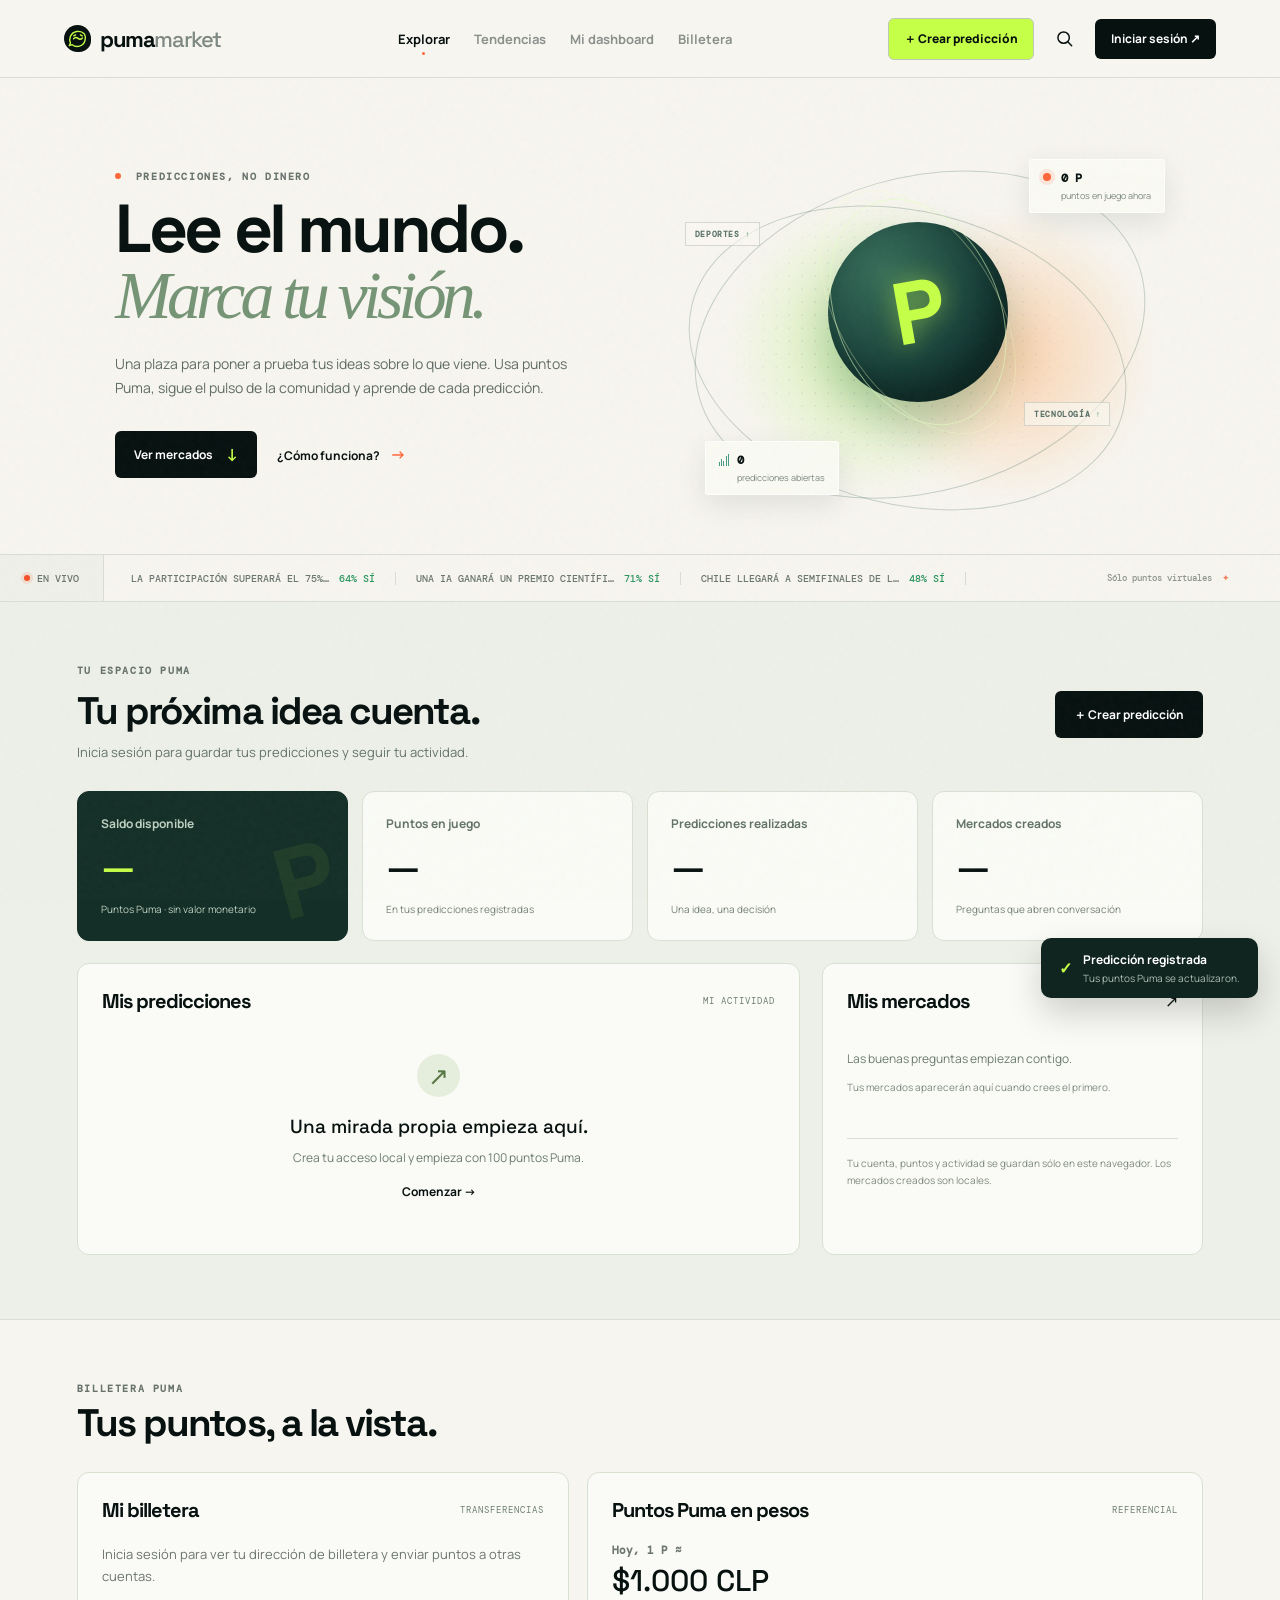
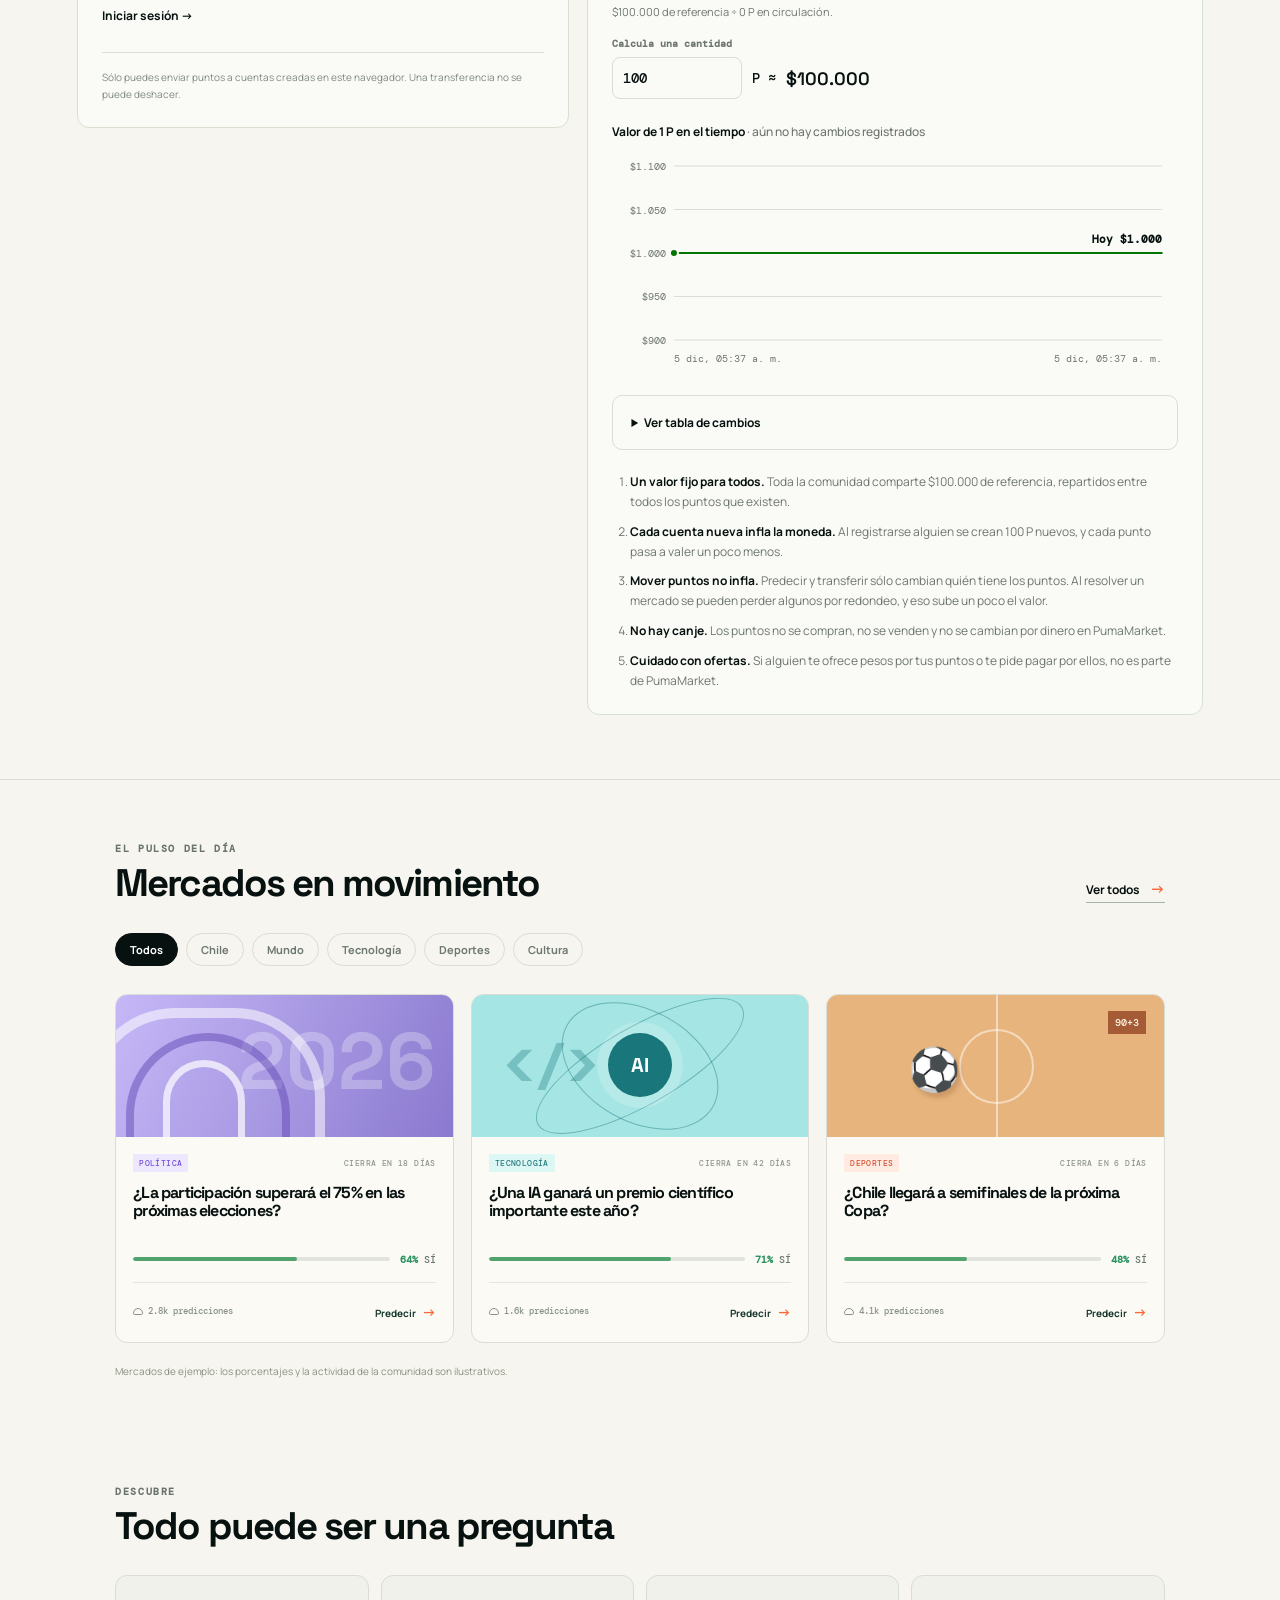
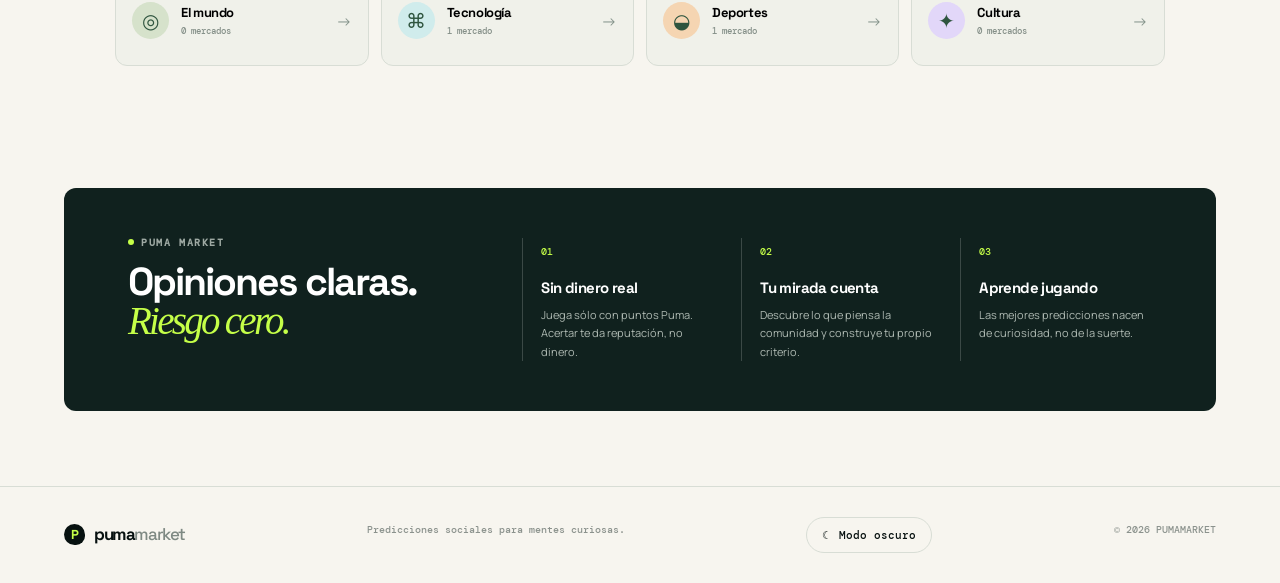
<file: index.html>
<!doctype html>
<html lang="es">
  <head>
    <meta charset="UTF-8" />
    <meta name="viewport" content="width=device-width, initial-scale=1.0" />
    <meta name="theme-color" content="#061212" />
    <title>PumaMarket — Predice el futuro</title>
    <link rel="preconnect" href="https://fonts.googleapis.com" />
    <link rel="preconnect" href="https://fonts.gstatic.com" crossorigin />
    <link href="https://fonts.googleapis.com/css2?family=DM+Mono:wght@400;500&family=Manrope:wght@400;500;600;700;800&family=Space+Grotesk:wght@500;600;700&display=swap" rel="stylesheet" />
    <link rel="stylesheet" href="styles.css" />
    <link rel="stylesheet" href="experience.css" />
  </head>
  <body>
    <div class="noise"></div>
    <header class="topbar">
      <a class="brand" href="#inicio" aria-label="PumaMarket inicio">
        <span class="brand-mark" aria-hidden="true">
          <svg viewBox="0 0 64 64" fill="none"><path d="M50.8 17.4c-5.7-6-14.3-8.7-22.5-7.2-8.4 1.5-15.4 7.1-18.5 14.7-2.4 5.9-2.3 12.6.2 18.5l-3.2 7.9 8.3-2.7c6 4.8 14.2 6.4 21.6 4 7.7-2.4 13.8-8.9 15.8-16.8 1.7-6.6 1.1-13.2-1.6-18.4Z" stroke="currentColor" stroke-width="4" stroke-linejoin="round"/><path d="M19 31.5c4.3-4.6 8.7-5.1 13.1-1.3 4.4 3.8 8.6 3.4 12.9-1.3M20 23l5-3M44 23l-5-3" stroke="currentColor" stroke-width="4" stroke-linecap="round"/></svg>
        </span>
        <span>puma<span>market</span></span>
      </a>

      <nav class="main-nav" aria-label="Navegación principal">
        <a class="active" href="#inicio">Explorar</a>
        <a href="#tendencias">Tendencias</a>
        <a href="#mi-cartera">Mi dashboard</a>
        <a href="#billetera">Billetera</a>
      </nav>

      <div class="header-actions">
        <button class="create-button" data-create>＋ Crear predicción</button>
        <button class="icon-button search-toggle" aria-label="Buscar mercados">
          <svg viewBox="0 0 24 24" aria-hidden="true"><circle cx="11" cy="11" r="6.5"></circle><path d="m16 16 4.2 4.2"></path></svg>
        </button>
        <button class="sign-in-button" id="signInButton">Iniciar sesión <span>↗</span></button>
      </div>
    </header>

    <main id="inicio">
      <section class="market-detail" id="marketDetail" hidden tabindex="-1" aria-labelledby="detailTitle">
        <a class="detail-back" href="#mercados">← Volver a mercados</a>
        <div class="detail-layout"><div class="detail-main">
          <p class="eyebrow" id="detailCategory"></p><h1 id="detailTitle"></h1>
          <div class="detail-meta"><span id="detailDeadline"></span><span id="detailStatus"></span></div>
          <div class="chart-heading"><div><span>Probabilidad de Sí</span><strong id="detailProbability">—</strong></div><span class="panel-tag" id="chartSource"></span></div>
          <div class="chart-wrap"><svg id="marketChart" viewBox="0 0 800 300" role="img" aria-labelledby="chartTitle chartDescription"><title id="chartTitle">Evolución de la probabilidad de Sí</title><desc id="chartDescription"></desc></svg><p id="chartEmpty" hidden>Aún no hay predicciones. Sé la primera persona en aportar tu lectura.</p><output id="chartTooltip" hidden></output></div>
          <div class="chart-toolbar"><span id="detailVolume"></span><div role="group" aria-label="Periodo del gráfico"><button data-period="1D">1D</button><button data-period="1S">1S</button><button data-period="1M">1M</button><button data-period="TODO" class="active" aria-pressed="true">Todo</button></div></div>
          <p class="chart-note" id="chartNote"></p>
          <section class="resolution-panel"><h2>Reglas y contexto</h2><p id="detailCriteria"></p></section>
          <details class="chart-data"><summary>Ver datos del gráfico</summary><div id="chartTable"></div></details>
        </div><aside class="detail-order"><p class="eyebrow">TU PRÓXIMA LECTURA</p><h2>¿Qué crees que pasará?</h2><p id="detailOrderQuestion"></p><div class="detail-choices"><button id="detailYes">Sí ↗</button><button id="detailNo">No ↘</button></div><div class="order-balance"><span>Tu saldo disponible</span><b id="detailBalance"></b></div><p class="local-note">Elige tu respuesta para indicar cuántos puntos quieres poner en juego. Sólo puntos virtuales.</p><section class="resolve-panel" id="resolvePanel" hidden aria-labelledby="resolveTitle"><p class="eyebrow">TÚ CREASTE ESTA PREGUNTA</p><h3 id="resolveTitle">¿Cuál fue el resultado?</h3><p>Al resolver, el mercado se cierra y los puntos se reparten entre quienes acertaron. No se puede deshacer.</p><div class="resolve-actions"><button id="resolveYes" type="button">Resolver: Sí</button><button id="resolveNo" type="button">Resolver: No</button></div></section><a href="#mi-cartera" class="view-all">Ver mi actividad →</a></aside></div>
      </section>
      <section class="hero">
        <div class="hero-copy">
          <p class="eyebrow"><i></i> PREDICCIONES, NO DINERO</p>
          <h1>Lee el mundo.<br /><em>Marca tu visión.</em></h1>
          <p class="hero-description">Una plaza para poner a prueba tus ideas sobre lo que viene. Usa puntos Puma, sigue el pulso de la comunidad y aprende de cada predicción.</p>
          <div class="hero-actions">
            <a class="primary-button" href="#mercados">Ver mercados <span>↓</span></a>
            <button class="text-button" id="howItWorks">¿Cómo funciona? <span>→</span></button>
          </div>
        </div>

        <div class="hero-visual" aria-label="Gráfico de actividad de PumaMarket">
          <div class="glow glow-one"></div><div class="glow glow-two"></div>
          <div class="orbital-line line-one"></div><div class="orbital-line line-two"></div>
          <div class="puma-orb">
            <div class="puma-symbol">P</div>
            <div class="orb-ring ring-a"></div><div class="orb-ring ring-b"></div>
          </div>
          <div class="signal-card signal-top"><span class="pulse-dot"></span><b id="pulseStaked">0 P</b><small>puntos en juego ahora</small></div>
          <div class="signal-card signal-bottom"><span class="chart-bars"><i></i><i></i><i></i><i></i><i></i></span><b id="pulsePredictions">0</b><small>predicciones abiertas</small></div>
          <div class="floating-tag tag-one">TECNOLOGÍA <b>↑</b></div>
          <div class="floating-tag tag-two">DEPORTES <b>↑</b></div>
          <div class="dots-grid"></div>
        </div>
      </section>

      <section class="ticker" aria-label="Mercados destacados">
        <div class="ticker-label"><span class="live-dot"></span> EN VIVO</div>
        <div class="ticker-track" id="tickerTrack"></div>
        <div class="ticker-end">Sólo puntos virtuales <span>✦</span></div>
      </section>

      <section class="dashboard" id="mi-cartera" aria-labelledby="dashboardTitle">
        <div class="dashboard-top"><div><p class="eyebrow">TU ESPACIO PUMA</p><h2 id="dashboardTitle">Tu próxima idea cuenta.</h2><p id="dashboardSubtitle">Inicia sesión para guardar tus predicciones y seguir tu actividad.</p></div><div class="dashboard-actions"><button class="primary-button" data-create>＋ Crear predicción</button><button class="text-button" id="logoutButton" hidden>Cerrar sesión ↗</button></div></div>
        <div class="stats-grid">
          <article class="stat-card balance-stat"><span>Saldo disponible</span><strong id="statBalance">—</strong><small>Puntos Puma · sin valor monetario</small></article>
          <article class="stat-card"><span>Puntos en juego</span><strong id="statStaked">—</strong><small>En tus predicciones registradas</small></article>
          <article class="stat-card"><span>Predicciones realizadas</span><strong id="statPredictions">—</strong><small>Una idea, una decisión</small></article>
          <article class="stat-card"><span>Mercados creados</span><strong id="statCreated">—</strong><small>Preguntas que abren conversación</small></article>
        </div>
        <div class="dashboard-panels"><section class="activity-panel"><div class="panel-heading"><h3>Mis predicciones</h3><span class="panel-tag">MI ACTIVIDAD</span></div><div id="predictionHistory"></div></section><aside class="created-panel"><div class="panel-heading"><h3>Mis mercados</h3><span aria-hidden="true">↗</span></div><div id="createdMarkets"></div><p class="local-note">Tu cuenta, puntos y actividad se guardan sólo en este navegador. Los mercados creados son locales.</p></aside></div>
      </section>

      <section class="wallet-section" id="billetera" aria-labelledby="walletTitle">
        <div class="section-heading"><div><p class="eyebrow">BILLETERA PUMA</p><h2 id="walletTitle">Tus puntos, a la vista.</h2></div></div>
        <div class="wallet-grid">
          <article class="wallet-panel">
            <div class="panel-heading"><h3>Mi billetera</h3><span class="panel-tag">TRANSFERENCIAS</span></div>
            <div id="walletSignedOut" class="wallet-empty">
              <p>Inicia sesión para ver tu dirección de billetera y enviar puntos a otras cuentas.</p>
              <button class="text-button" id="walletLogin" type="button">Iniciar sesión →</button>
            </div>
            <div id="walletSignedIn" hidden>
              <span class="wallet-label">Tu dirección</span>
              <div class="wallet-address"><code id="walletAddress"></code><button id="copyWallet" type="button">Copiar</button></div>
              <div class="wallet-balance"><span>Saldo disponible</span><b id="walletBalance"></b></div>
              <div class="phone-status" id="walletVerify" hidden></div>
              <form id="transferForm" novalidate>
                <label>Dirección de destino<input id="transferTo" type="text" required maxlength="19" placeholder="XXXX-XXXX-XXXX-XXXX" autocomplete="off" spellcheck="false" aria-describedby="transferRecipient" /></label>
                <small id="transferRecipient" class="transfer-recipient" aria-live="polite"></small>
                <label>Puntos a enviar<input id="transferAmount" type="number" required min="1" step="1" inputmode="numeric" placeholder="ej. 100" /></label>
                <p class="form-error" id="transferError" role="alert"></p>
                <button class="primary-button full" type="submit">Transferir puntos <span>→</span></button>
              </form>
              <h4 class="wallet-subtitle">Movimientos</h4>
              <div id="transferHistory"></div>
            </div>
            <p class="local-note">Sólo puedes enviar puntos a cuentas creadas en este navegador. Una transferencia no se puede deshacer.</p>
          </article>

          <article class="conversion-panel" id="conversion" aria-labelledby="conversionTitle">
            <div class="panel-heading"><h3 id="conversionTitle">Puntos Puma en pesos</h3><span class="panel-tag">REFERENCIAL</span></div>
            <p class="conversion-rate"><span class="conversion-today">Hoy, 1 P ≈</span><b id="conversionRate"></b><span id="conversionRateNote"></span></p>
            <label class="conversion-calc">Calcula una cantidad<span class="conversion-calc-row"><input id="conversionInput" type="number" min="0" step="1" inputmode="numeric" value="100" aria-describedby="conversionResult" /><span>P ≈</span><output id="conversionResult" for="conversionInput"></output></span></label>
            <figure class="conversion-chart">
              <figcaption>Valor de 1 P en el tiempo<span id="conversionChartNote"></span></figcaption>
              <div class="conversion-chart-wrap"><svg id="conversionChart" role="img" tabindex="0" aria-labelledby="conversionChartDesc"><desc id="conversionChartDesc"></desc></svg><output id="conversionTooltip" hidden></output></div>
            </figure>
            <details class="chart-data"><summary>Ver tabla de cambios</summary><div id="conversionTable"></div></details>
            <ol class="conversion-guide">
              <li><b>Un valor fijo para todos.</b> Toda la comunidad comparte <span data-clp-fund></span> de referencia, repartidos entre todos los puntos que existen.</li>
              <li><b>Cada cuenta nueva infla la moneda.</b> Al registrarse alguien se crean <span data-clp-start></span> nuevos, y cada punto pasa a valer un poco menos.</li>
              <li><b>Mover puntos no infla.</b> Predecir y transferir sólo cambian quién tiene los puntos. Al resolver un mercado se pueden perder algunos por redondeo, y eso sube un poco el valor.</li>
              <li><b>No hay canje.</b> Los puntos no se compran, no se venden y no se cambian por dinero en PumaMarket.</li>
              <li><b>Cuidado con ofertas.</b> Si alguien te ofrece pesos por tus puntos o te pide pagar por ellos, no es parte de PumaMarket.</li>
            </ol>
          </article>
        </div>
      </section>

      <section class="markets-section" id="mercados">
        <div class="section-heading">
          <div><p class="eyebrow">EL PULSO DEL DÍA</p><h2>Mercados en movimiento</h2></div>
          <a href="#mercados" class="view-all" id="viewAll">Ver todos <span>→</span></a>
        </div>

        <div class="categories" role="group" aria-label="Categorías">
          <button class="category active" data-category="Todos">Todos</button>
          <button class="category" data-category="Chile">Chile</button>
          <button class="category" data-category="Mundo">Mundo</button>
          <button class="category" data-category="Tecnología">Tecnología</button>
          <button class="category" data-category="Deportes">Deportes</button>
          <button class="category" data-category="Cultura">Cultura</button>
        </div>

        <div class="market-grid" id="marketGrid">
          <article class="market-card feature-card" data-category="Chile">
            <div class="card-art art-election"><span>2026</span><div class="arch arch-one"></div><div class="arch arch-two"></div><div class="arch arch-three"></div></div>
            <div class="card-content">
              <div class="card-meta"><span class="badge purple">POLÍTICA</span><span>CIERRA EN 18 DÍAS</span></div>
              <h3>¿La participación superará el 75% en las próximas elecciones?</h3>
              <div class="market-progress"><div class="progress-track"><span style="width: 64%"></span></div><div><b>64%</b><span> SÍ</span></div></div>
              <div class="card-footer"><span><i class="tiny-users"></i> 2.8k predicciones</span><button class="predict-button" data-market="Participación electoral">Predecir <span>→</span></button></div>
            </div>
          </article>

          <article class="market-card" data-category="Tecnología">
            <div class="card-art art-ai"><span class="code-mark">&lt;/&gt;</span><span class="ai-orbit orbit-1"></span><span class="ai-orbit orbit-2"></span><span class="ai-core">AI</span></div>
            <div class="card-content">
              <div class="card-meta"><span class="badge cyan">TECNOLOGÍA</span><span>CIERRA EN 42 DÍAS</span></div>
              <h3>¿Una IA ganará un premio científico importante este año?</h3>
              <div class="market-progress"><div class="progress-track"><span style="width: 71%"></span></div><div><b>71%</b><span> SÍ</span></div></div>
              <div class="card-footer"><span><i class="tiny-users"></i> 1.6k predicciones</span><button class="predict-button" data-market="IA y premio científico">Predecir <span>→</span></button></div>
            </div>
          </article>

          <article class="market-card" data-category="Deportes">
            <div class="card-art art-football"><span class="field-line line-v"></span><span class="field-line circle"></span><span class="ball">⚽</span><span class="score">90+3</span></div>
            <div class="card-content">
              <div class="card-meta"><span class="badge orange">DEPORTES</span><span>CIERRA EN 6 DÍAS</span></div>
              <h3>¿Chile llegará a semifinales de la próxima Copa?</h3>
              <div class="market-progress"><div class="progress-track"><span style="width: 48%"></span></div><div><b>48%</b><span> SÍ</span></div></div>
              <div class="card-footer"><span><i class="tiny-users"></i> 4.1k predicciones</span><button class="predict-button" data-market="Chile en semifinales">Predecir <span>→</span></button></div>
            </div>
          </article>
        </div>
        <p class="market-empty" id="marketEmpty" hidden>No hay mercados que coincidan. Prueba otra categoría o búsqueda.</p>
        <p class="demo-note">Mercados de ejemplo: los porcentajes y la actividad de la comunidad son ilustrativos.</p>
      </section>

      <section class="explore-section" id="tendencias">
        <div class="section-heading"><div><p class="eyebrow">DESCUBRE</p><h2>Todo puede ser una pregunta</h2></div></div>
        <div class="topic-grid">
          <button class="topic topic-world"><span class="topic-icon">◎</span><span><b>El mundo</b><small>128 mercados</small></span><i>→</i></button>
          <button class="topic topic-tech"><span class="topic-icon">⌘</span><span><b>Tecnología</b><small>64 mercados</small></span><i>→</i></button>
          <button class="topic topic-sport"><span class="topic-icon">◒</span><span><b>Deportes</b><small>96 mercados</small></span><i>→</i></button>
          <button class="topic topic-culture"><span class="topic-icon">✦</span><span><b>Cultura</b><small>37 mercados</small></span><i>→</i></button>
        </div>
      </section>

      <section class="principles">
        <div class="principles-intro"><p class="eyebrow">PUMA MARKET</p><h2>Opiniones claras.<br /><em>Riesgo cero.</em></h2></div>
        <div class="principles-list">
          <article><span>01</span><h3>Sin dinero real</h3><p>Juega sólo con puntos Puma. Acertar te da reputación, no dinero.</p></article>
          <article><span>02</span><h3>Tu mirada cuenta</h3><p>Descubre lo que piensa la comunidad y construye tu propio criterio.</p></article>
          <article><span>03</span><h3>Aprende jugando</h3><p>Las mejores predicciones nacen de curiosidad, no de la suerte.</p></article>
        </div>
      </section>
    </main>

    <footer><a class="brand" href="#inicio"><span class="brand-mark">P</span><span>puma<span>market</span></span></a><p>Predicciones sociales para mentes curiosas.</p><button id="themeToggle" class="theme-toggle" aria-pressed="false">☾ Modo oscuro</button><p>© 2026 PUMAMARKET</p></footer>

    <div class="modal-backdrop" id="authModal" aria-hidden="true">
      <section class="modal auth-modal" role="dialog" aria-modal="true" aria-labelledby="authTitle">
        <button class="close-modal" data-close="authModal" aria-label="Cerrar">×</button>
        <div class="modal-mark">P</div>
        <p class="eyebrow">BIENVENIDO A PUMAMARKET</p>
        <h2 id="authTitle">Tu próxima buena intuición empieza aquí.</h2>
        <p class="modal-note" id="authNote">Crea una sesión para guardar tus predicciones y recibir <b>100 puntos Puma</b>. Son virtuales: no tienen valor monetario.</p>
        <form id="authForm">
          <label>Nombre de usuario<input id="userName" type="text" placeholder="ej. puma_curioso" required minlength="2" maxlength="24" autocomplete="username" /></label>
          <label id="phoneLabel">Número de teléfono<input id="userPhone" type="tel" placeholder="+56 9 1234 5678" autocomplete="tel" maxlength="30" aria-describedby="phoneHint" /><small id="phoneHint">Incluye el código de país (+). Un teléfono por cuenta. Después te enviaremos un enlace a este número para verificarlo. Sólo se guarda en este navegador.</small></label>
          <label>Contraseña<input id="userPassword" type="password" placeholder="Mínimo 4 caracteres" required minlength="4" maxlength="72" autocomplete="current-password" /></label>
          <button class="primary-button full" id="authSubmit" type="submit">Crear acceso <span>→</span></button>
          <p class="form-error" id="authError" role="alert"></p>
        </form>
        <button class="text-button" id="authModeSwitch" type="button">Ya tengo cuenta · Iniciar sesión</button>
        <button class="forgot-link" id="showReset" type="button">¿Olvidaste tu contraseña?</button>
        <section class="reset-request" id="resetRequest" hidden aria-labelledby="resetTitle">
          <p class="eyebrow">RECUPERAR ACCESO</p>
          <h3 id="resetTitle">Envía una solicitud</h3>
          <p>Cuéntanos qué pasó y registraremos tu solicitud de recuperación. No necesitas entregar tu correo aquí.</p>
          <form id="resetForm">
            <label>Nombre de usuario<input id="resetUserName" type="text" required minlength="2" maxlength="24" placeholder="ej. puma_curioso" /></label>
            <label>Mensaje opcional<textarea id="resetMessage" maxlength="240" placeholder="Necesito recuperar el acceso a mi cuenta."></textarea></label>
            <button class="primary-button full" type="submit">Enviar solicitud <span>→</span></button>
          </form>
          <button class="back-to-login" id="backToLogin" type="button">← Volver al acceso</button>
        </section>
        <p class="form-terms">Al continuar, aceptas que esto es una experiencia de predicciones sin dinero real.</p>
      </section>
    </div>

    <div class="modal-backdrop" id="accountModal" aria-hidden="true"><section class="modal" role="dialog" aria-modal="true" aria-labelledby="accountTitle"><button class="close-modal" data-close="accountModal" aria-label="Cerrar">×</button><p class="eyebrow">MI CUENTA</p><h2 id="accountTitle">Tu perfil Puma</h2><p id="accountName"></p><div class="phone-status" id="phoneStatus" role="status"></div><form id="accountPhoneForm"><label>Teléfono asociado<input id="accountPhone" type="tel" autocomplete="tel" placeholder="+56 9 1234 5678" required maxlength="30" /></label><p class="modal-note">Incluye el código de país. Debe ser único entre las cuentas de este navegador. Si lo cambias, tendrás que verificarlo de nuevo.</p><p id="accountError" class="form-error" role="alert"></p><button class="primary-button full" type="submit">Guardar teléfono</button></form><button class="logout-account" id="accountLogout">Cerrar sesión ↗</button></section></div>
    <div class="modal-backdrop" id="verifyModal" aria-hidden="true">
      <section class="modal verify-modal" role="dialog" aria-modal="true" aria-labelledby="verifyTitle">
        <button class="close-modal" data-close="verifyModal" aria-label="Cerrar">×</button>
        <p class="eyebrow">VERIFICAR TELÉFONO</p>
        <h2 id="verifyTitle">Espera tu código.</h2>
        <ol class="verify-steps">
          <li>Copia esta solicitud y envíasela a quien administra PumaMarket <b>desde <span id="verifyPhone"></span></b>.</li>
          <li>Espera a que te llegue el código por SMS o WhatsApp. Se envía a mano, así que puede tardar un poco.</li>
          <li>Pega aquí el código o el mensaje completo que recibiste.</li>
        </ol>
        <div class="verify-request"><pre id="verifyRequest"></pre><button class="text-button" id="copyRequest" type="button">Copiar solicitud</button></div>
        <p class="verify-waiting" aria-live="polite"><span class="pulse-dot" aria-hidden="true"></span> Esperando tu código…</p>
        <form id="verifyForm" novalidate>
          <label>Código de verificación<textarea id="verifyCode" rows="3" spellcheck="false" autocomplete="one-time-code" placeholder="Pega aquí el código que te llegó"></textarea></label>
          <p class="form-error" id="verifyError" role="alert"></p>
          <button class="primary-button full" id="verifySubmit" type="submit">Verificar teléfono <span>→</span></button>
        </form>
        <p class="form-terms">El código sólo sirve para el número de tu cuenta. Si cambias el teléfono, necesitarás uno nuevo.</p>
      </section>
    </div>

    <div class="modal-backdrop" id="predictionModal" aria-hidden="true">
      <section class="modal prediction-modal" role="dialog" aria-modal="true" aria-labelledby="predictionTitle">
        <button class="close-modal" data-close="predictionModal" aria-label="Cerrar">×</button>
        <p class="eyebrow">HACER PREDICCIÓN</p>
        <h2 id="predictionTitle">¿Cuál es tu lectura?</h2>
        <p class="modal-note" id="marketQuestion">Mercado seleccionado</p>
        <div class="choice-row"><button class="choice active" data-choice="Sí" aria-pressed="true">Sí <b>Mi lectura</b></button><button class="choice" data-choice="No" aria-pressed="false">No <b>Mi lectura</b></button></div>
        <label class="stake-label">Puntos Puma <span id="stakeValue">100</span><input id="stakeRange" type="range" min="25" max="500" value="100" step="25" /></label>
        <div class="balance-row"><span>Tu saldo</span><b id="balanceLabel">100 P</b></div>
        <button class="primary-button full" id="confirmPrediction">Confirmar predicción <span>→</span></button>
        <p class="form-terms">Sin compras, sin dinero real. Sólo puntos Puma.</p>
      </section>
    </div>

    <div class="modal-backdrop" id="createModal" aria-hidden="true">
      <section class="modal create-modal" role="dialog" aria-modal="true" aria-labelledby="createTitle">
        <button class="close-modal" data-close="createModal" aria-label="Cerrar">×</button>
        <p class="eyebrow">DE LA CURIOSIDAD A LA CONVERSACIÓN</p><h2 id="createTitle">Abre una nueva pregunta.</h2>
        <p class="modal-note">Crea un mercado con respuesta Sí o No. Se guardará en este navegador y podrás hacer tu predicción.</p>
        <form id="createForm">
          <label>Tu pregunta<input id="createQuestion" type="text" required minlength="12" maxlength="140" placeholder="¿Qué crees que va a pasar?" /></label>
          <div class="form-columns"><label>Categoría<select id="createCategory" required><option value="">Selecciona</option><option>Chile</option><option>Mundo</option><option>Tecnología</option><option>Deportes</option><option>Cultura</option></select></label><label>Fecha de cierre<input id="createDeadline" type="date" max="2026-12-31" required aria-describedby="deadlineHint" /></label></div>
          <p class="modal-note" id="deadlineHint">Fecha máxima de cierre: 31 de diciembre de 2026.</p>
          <label>Criterio de resolución<textarea id="createCriteria" required minlength="15" maxlength="500" placeholder="Explica qué debe ocurrir y qué fuente permitirá comprobarlo."></textarea></label>
          <p class="form-error" id="createError" role="alert"></p>
          <button class="primary-button full" type="submit">Crear mercado <span>→</span></button>
        </form>
      </section>
    </div>
    <div class="toast" id="toast" role="status"><span>✓</span><div><b>Predicción registrada</b><small>Tus puntos Puma se actualizaron.</small></div></div>
    <div class="search-panel" id="searchPanel"><input id="searchInput" placeholder="Busca un mercado, tema o país..." /><span>ESC para cerrar</span></div>
    <script src="clave-publica.js"></script>
    <script src="domain.js"></script>
    <script src="app.js"></script>
  </body>
</html>
</file>
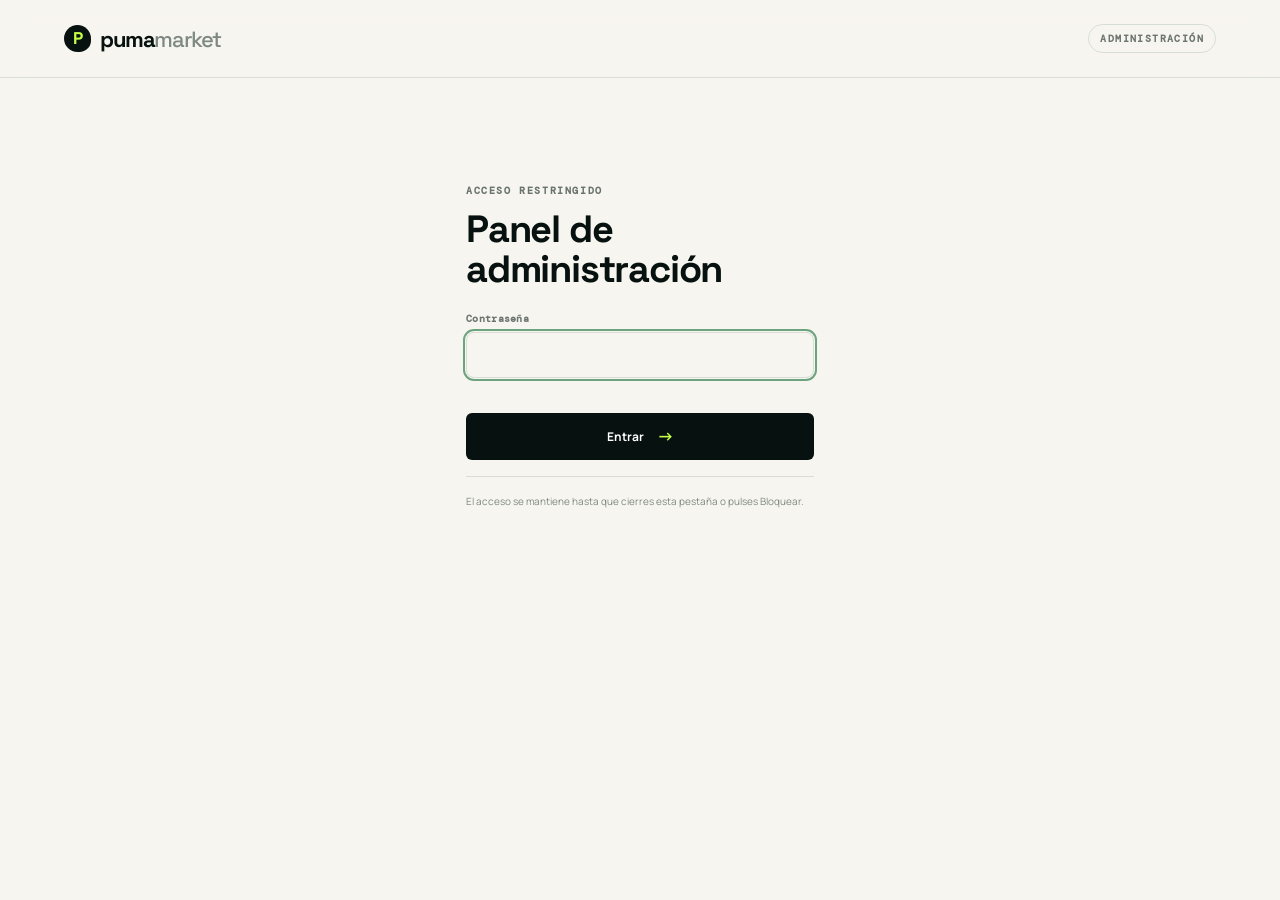
<file: admin.html>
<!doctype html>
<html lang="es">
  <head>
    <meta charset="UTF-8" />
    <meta name="viewport" content="width=device-width, initial-scale=1.0" />
    <meta name="robots" content="noindex, nofollow" />
    <meta name="theme-color" content="#f7f5ef" />
    <title>PumaMarket · Administración</title>
    <link rel="preconnect" href="https://fonts.googleapis.com" />
    <link rel="preconnect" href="https://fonts.gstatic.com" crossorigin />
    <link href="https://fonts.googleapis.com/css2?family=DM+Mono:wght@400;500&family=Manrope:wght@400;500;600;700;800&family=Space+Grotesk:wght@500;600;700&display=swap" rel="stylesheet" />
    <link rel="stylesheet" href="styles.css" />
    <link rel="stylesheet" href="experience.css" />
    <link rel="stylesheet" href="admin.css" />
  </head>
  <body class="admin-page">
    <header class="topbar">
      <a class="brand" href="./"><span class="brand-mark" aria-hidden="true">P</span><span>puma<span>market</span></span></a>
      <div class="admin-top-actions"><span class="admin-tag">ADMINISTRACIÓN</span><button class="admin-tag admin-lock" id="adminLock" type="button" hidden>Bloquear</button></div>
    </header>

    <section class="admin-gate" id="adminGate" aria-labelledby="gateTitle">
      <p class="eyebrow">ACCESO RESTRINGIDO</p>
      <h1 id="gateTitle">Panel de administración</h1>
      <form id="gateForm">
        <label>Contraseña<input id="gatePassword" type="password" autocomplete="current-password" required /></label>
        <p class="form-error" id="gateError" role="alert"></p>
        <button class="primary-button full" id="gateButton" type="submit">Entrar <span>→</span></button>
      </form>
      <p class="local-note" id="gateNote">El acceso se mantiene hasta que cierres esta pestaña o pulses Bloquear.</p>
    </section>

    <main class="admin-main" id="adminContent" hidden>
      <div class="admin-intro">
        <p class="eyebrow">PANEL DE ADMINISTRACIÓN</p>
        <h1>Verifica teléfonos.</h1>
        <p>Carga tu clave privada, escribe el número de quien te escribió y envíale su enlace. Este panel no ve las cuentas de nadie: cada persona guarda sus datos en su propio navegador.</p>
      </div>

      <div class="admin-grid">
        <section class="admin-card" aria-labelledby="keyTitle">
          <div class="panel-heading"><h2 id="keyTitle">1 · Tu clave privada</h2><span class="panel-tag" id="keyTag">SIN CARGAR</span></div>
          <label class="admin-file">Archivo de clave<input id="keyFile" type="file" accept=".json,application/json" /></label>
          <details class="admin-paste"><summary>O pega el contenido del archivo</summary><textarea id="keyText" rows="5" spellcheck="false" placeholder='{"kty":"EC","crv":"P-256",...}'></textarea><button class="text-button" id="keyPasteButton" type="button">Usar este texto →</button></details>
          <div class="phone-status" id="keyStatus" role="status"></div>
          <button class="text-button" id="keyForget" type="button" hidden>Olvidar clave</button>
          <p class="local-note">La clave sólo queda en la memoria de esta pestaña. No se guarda ni se envía a ninguna parte, y se olvida al cerrar la pestaña. No la cargues en un computador compartido.</p>
        </section>

        <section class="admin-card" aria-labelledby="signTitle">
          <div class="panel-heading"><h2 id="signTitle">2 · Generar código</h2><span class="panel-tag">VERIFICACIÓN</span></div>
          <form id="signForm" novalidate>
            <label>Solicitud recibida<textarea id="signRequest" rows="4" spellcheck="false" placeholder="Pega aquí el mensaje que te envió la persona"></textarea></label>
            <small class="admin-hint" id="signRequestHint" aria-live="polite">Se llenan solos el usuario, la billetera y el teléfono.</small>
            <div class="admin-fields">
              <label>Usuario<input id="signName" type="text" maxlength="24" autocomplete="off" placeholder="ej. puma_curioso" /></label>
              <label>Billetera<input id="signWallet" type="text" maxlength="19" autocomplete="off" spellcheck="false" placeholder="XXXX-XXXX-XXXX-XXXX" /></label>
            </div>
            <label>Teléfono de la persona<input id="signPhone" type="tel" required maxlength="30" placeholder="+56 9 1234 5678" autocomplete="off" aria-describedby="signPhoneHint" /></label>
            <small class="admin-hint" id="signPhoneHint" aria-live="polite">Incluye el código de país.</small>
            <details class="admin-paste"><summary>Dirección del sitio</summary><label>Los enlaces apuntan a<input id="signSite" type="url" required /></label></details>
            <p class="form-error" id="signError" role="alert"></p>
            <button class="primary-button full" id="signButton" type="submit" disabled>Generar código y registrar <span>→</span></button>
          </form>
          <div class="admin-result" id="signResult" hidden>
            <p class="admin-warning">Envíalo <b>sólo</b> a <b id="resultPhone"></b>. Así compruebas que la persona tiene ese número.</p>
            <span class="admin-code-label">Código</span>
            <code class="admin-code" id="resultCode"></code>
            <span class="admin-code-label">Mensaje completo, con código y enlace</span>
            <textarea id="resultLink" rows="5" readonly></textarea>
            <div class="admin-actions">
              <button class="admin-action" id="copyLink" type="button">Copiar mensaje</button>
              <button class="admin-action" id="copyCode" type="button">Copiar sólo el código</button>
              <a class="admin-action" id="whatsappLink" target="_blank" rel="noopener noreferrer">Abrir WhatsApp</a>
              <a class="admin-action" id="smsLink">Abrir SMS</a>
            </div>
          </div>
        </section>

        <section class="admin-card admin-history" aria-labelledby="historyTitle">
          <div class="panel-heading"><h2 id="historyTitle">Directorio de usuarios <span class="admin-count" id="directoryCount"></span></h2><span class="panel-tag">CÓDIGOS ENVIADOS</span></div>
          <div class="admin-toolbar">
            <label class="admin-search">Buscar<input id="directorySearch" type="search" placeholder="Nombre, teléfono o billetera" autocomplete="off" /></label>
            <div class="admin-actions">
              <button class="admin-action" id="exportCSV" type="button">Descargar CSV</button>
              <button class="admin-action" id="exportBackup" type="button">Respaldo</button>
              <label class="admin-action admin-file-action">Restaurar<input id="importBackup" type="file" accept=".json,application/json" /></label>
            </div>
          </div>
          <div class="admin-table" id="directoryList"></div>
          <p class="local-note">Cada persona entra al directorio cuando le generas un código. "Primer código" no confirma que lo haya usado. El directorio vive sólo en este navegador: descarga un respaldo de vez en cuando.</p>
        </section>
      </div>
    </main>
    <div class="toast" id="toast" role="status"><span>✓</span><div><b></b><small></small></div></div>
    <script src="clave-publica.js"></script>
    <script src="admin-acceso.js"></script>
    <script src="domain.js"></script>
    <script src="admin.js"></script>
  </body>
</html>
</file>
<file: styles.css>
:root { --ink:#071110; --paper:#f7f5ef; --muted:#6d7571; --line:#d8ddd5; --lime:#c5ff48; --orange:#fc6739; --purple:#aa87ff; --cyan:#9ce6e7; --dark-card:#10211e; }
* { box-sizing:border-box; }
html { scroll-behavior:smooth; }
body { margin:0; background:var(--paper); color:var(--ink); font-family:Manrope,Arial,sans-serif; overflow-x:hidden; }
button,input { font:inherit; }
button,a { -webkit-tap-highlight-color:transparent; }
button { cursor:pointer; }
a { color:inherit; text-decoration:none; }
.noise { position:fixed; inset:0; pointer-events:none; opacity:.18; z-index:10; background-image:url("data:image/svg+xml,%3Csvg viewBox='0 0 180 180' xmlns='http://www.w3.org/2000/svg'%3E%3Cfilter id='n'%3E%3CfeTurbulence type='fractalNoise' baseFrequency='.9' numOctaves='3' stitchTiles='stitch'/%3E%3C/filter%3E%3Crect width='100%25' height='100%25' filter='url(%23n)' opacity='.16'/%3E%3C/svg%3E"); }
.topbar { height:78px; padding:0 clamp(24px,5vw,78px); border-bottom:1px solid var(--line); display:flex; align-items:center; justify-content:space-between; position:relative; z-index:2; background:rgba(247,245,239,.88); backdrop-filter:blur(15px); }
.brand { font:700 22px/1 'Space Grotesk',sans-serif; letter-spacing:-1.4px; display:flex; align-items:center; gap:9px; }
.brand > span:last-child span { color:#7e8983; font-weight:500; }
.brand-mark { height:27px; width:27px; display:grid; place-items:center; background:var(--ink); color:var(--lime); border-radius:50% 50% 43% 50%; font:800 17px/1 'Space Grotesk'; }
.brand-mark svg { width:22px; height:22px; }
.main-nav { display:flex; align-items:center; gap:30px; margin-left:100px; }
.main-nav a { font-size:13px; font-weight:700; color:#8a918d; transition:color .2s; }
.main-nav a.active,.main-nav a:hover { color:var(--ink); }
.main-nav .active::after { content:""; height:3px; width:3px; border-radius:50%; display:block; background:var(--orange); margin:4px auto -7px; }
.header-actions { display:flex; align-items:center; gap:12px; }
.icon-button { border:0; background:none; padding:8px; color:var(--ink); display:grid; place-items:center; }
.icon-button svg { width:21px; fill:none; stroke:currentColor; stroke-width:1.7; stroke-linecap:round; }
.sign-in-button,.primary-button { border:0; background:var(--ink); color:white; min-height:40px; padding:0 16px; display:inline-flex; align-items:center; justify-content:center; gap:13px; font:700 12px Manrope,sans-serif; border-radius:2px; transition:transform .2s,background .2s; }
.sign-in-button:hover,.primary-button:hover { transform:translateY(-2px); background:#173b35; }
.sign-in-button span,.primary-button span { color:var(--lime); font-size:17px; line-height:0; }
.hero { min-height:514px; padding:82px clamp(24px,9vw,140px) 58px; display:grid; grid-template-columns:1fr 1fr; gap:60px; align-items:center; position:relative; overflow:hidden; }
.hero-copy { max-width:590px; position:relative; z-index:1; }
.eyebrow { margin:0 0 14px; color:#68736d; font:700 10px/1 'DM Mono',monospace; letter-spacing:1.6px; }
.eyebrow i { background:var(--orange); border-radius:50%; width:6px; height:6px; display:inline-block; margin:0 7px 1px 0; }
h1,h2,h3,p { margin-top:0; }
h1,h2,h3 { font-family:'Space Grotesk',sans-serif; letter-spacing:-.05em; }
h1 { font-size:clamp(43px,5.3vw,75px); line-height:.96; margin:0 0 24px; font-weight:700; }
h1 em,h2 em { font-family:Georgia,serif; font-weight:400; letter-spacing:-.07em; color:#759475; }
.hero-description { max-width:470px; color:#5f6b65; font-size:14px; line-height:1.75; margin-bottom:30px; }
.hero-actions { display:flex; gap:20px; align-items:center; }
.primary-button { min-height:47px; padding:0 19px; }
.text-button { color:var(--ink); border:0; background:none; padding:10px 0; font:700 12px Manrope; }
.text-button span { color:var(--orange); font-size:16px; margin-left:8px; }
.hero-visual { height:370px; position:relative; isolation:isolate; }
.dots-grid { position:absolute; inset:26px 12% 0 7%; opacity:.4; background-image:radial-gradient(#a4aaa3 1px,transparent 1px); background-size:13px 13px; mask-image:radial-gradient(ellipse at center,black 15%,transparent 67%); }
.glow { position:absolute; width:300px; aspect-ratio:1; border-radius:50%; filter:blur(10px); opacity:.8; }
.glow-one { left:12%; top:15%; background:radial-gradient(circle,#b4ee87 0,rgba(185,240,120,.36) 35%,transparent 69%); }
.glow-two { right:1%; bottom:1%; background:radial-gradient(circle,rgba(255,163,82,.52),transparent 67%); }
.puma-orb { position:absolute; z-index:2; top:82px; left:32%; width:180px; height:180px; display:grid; place-items:center; border-radius:50%; background:radial-gradient(circle at 30% 27%,#376d59,#173f38 57%,#0c2824); box-shadow:inset -16px -18px 28px rgba(0,0,0,.3),0 24px 45px rgba(22,73,56,.25); }
.puma-symbol { font:700 88px/1 'Space Grotesk'; color:var(--lime); text-shadow:0 0 24px rgba(197,255,72,.5); transform:rotate(-10deg); }
.orb-ring { position:absolute; border:1px solid rgba(224,255,193,.55); border-radius:50%; }
.ring-a { inset:-28px 8px; transform:rotate(-23deg); }.ring-b { inset:11px -45px; transform:rotate(58deg); border-color:rgba(245,255,197,.32); }
.orbital-line { position:absolute; z-index:1; border:1px solid rgba(25,74,54,.22); border-radius:50%; }.line-one { inset:37px 3% 18px 4%; transform:rotate(-16deg); }.line-two { inset:71px 7% 5px 3%; transform:rotate(14deg); }
.signal-card { position:absolute; z-index:3; padding:10px 13px; display:grid; grid-template-columns:10px 1fr; column-gap:8px; background:rgba(250,252,244,.82); box-shadow:0 9px 28px rgba(22,51,39,.1); border:1px solid rgba(255,255,255,.8); backdrop-filter:blur(7px); border-radius:3px; }
.signal-card b { font:700 12px 'DM Mono'; }.signal-card small { grid-column:2; font-size:9px; color:#7d8981; margin-top:3px; }.signal-top { top:19px; right:0; }.signal-bottom { bottom:15px; left:7%; }.pulse-dot { height:8px; width:8px; border-radius:50%; background:var(--orange); margin-top:3px; box-shadow:0 0 0 4px rgba(252,103,57,.13); }.chart-bars { display:flex; align-items:end; gap:2px; height:12px; margin-top:2px; }.chart-bars i { width:2px; background:#479b87; display:block; }.chart-bars i:nth-child(1){height:4px}.chart-bars i:nth-child(2){height:7px}.chart-bars i:nth-child(3){height:5px}.chart-bars i:nth-child(4){height:10px}.chart-bars i:nth-child(5){height:12px}
.floating-tag { position:absolute; z-index:3; border:1px solid rgba(19,52,40,.15); padding:6px 9px; background:rgba(250,249,241,.63); font:700 8px 'DM Mono'; letter-spacing:.6px; color:#5a7167; }.floating-tag b { color:#4f9a6c; }.tag-one { right:11%; bottom:84px; }.tag-two { left:3%; top:82px; }
.ticker { height:48px; border-block:1px solid var(--line); display:flex; align-items:center; overflow:hidden; white-space:nowrap; font:500 10px 'DM Mono'; color:#69746e; }.ticker-label { height:100%; display:flex; align-items:center; gap:7px; padding:0 clamp(24px,5vw,78px); background:#eff0e9; border-right:1px solid var(--line); z-index:1; }.live-dot { height:6px; width:6px; border-radius:50%; background:#f45127; box-shadow:0 0 0 3px rgba(244,81,39,.12); }.ticker-track { display:flex; gap:20px; padding-left:27px; animation:marquee 30s linear infinite; }.ticker-track i { height:13px; border-left:1px solid var(--line); }.ticker-track b { font-weight:500; margin-left:4px; }.up { color:#29945d; }.down { color:#e25e47; }.ticker-end { margin-left:auto; height:100%; padding:0 50px 0 17px; display:flex; align-items:center; gap:10px; background:linear-gradient(90deg,transparent,#f7f5ef 18%); font-size:9px; color:#8d938e; position:relative; z-index:1; }.ticker-end span { color:#ef805b; }
.markets-section,.explore-section { padding:80px clamp(24px,9vw,140px); }.section-heading { display:flex; justify-content:space-between; align-items:end; margin-bottom:30px; }.section-heading .eyebrow { margin-bottom:10px; }.section-heading h2 { font-size:clamp(28px,3vw,42px); line-height:1; margin:0; }.view-all { font:700 12px Manrope; padding-bottom:3px; border-bottom:1px solid #a9b1ab; }.view-all span { color:var(--orange); margin-left:8px; font-size:15px; }.categories { display:flex; gap:8px; margin-bottom:24px; overflow:auto; padding-bottom:4px; }.category { border:1px solid var(--line); background:transparent; color:#6e7873; padding:8px 14px; border-radius:999px; font:700 11px Manrope; white-space:nowrap; transition:.2s; }.category:hover,.category.active { background:var(--ink); color:white; border-color:var(--ink); }
.market-grid { display:grid; grid-template-columns:repeat(3,minmax(0,1fr)); gap:17px; }.market-card { min-width:0; border:1px solid var(--line); background:#fbfaf5; border-radius:3px; overflow:hidden; transition:transform .24s,box-shadow .24s,opacity .2s; }.market-card:hover { transform:translateY(-5px); box-shadow:0 15px 30px rgba(10,38,28,.1); }.market-card.is-hidden { display:none; }.card-art { height:142px; position:relative; overflow:hidden; background:#edf0e5; }.card-content { padding:17px 17px 15px; }.card-meta { display:flex; justify-content:space-between; align-items:center; color:#8e9690; font:500 8px 'DM Mono'; letter-spacing:.4px; margin-bottom:12px; }.badge { padding:4px 6px; border-radius:1px; font-weight:500; }.purple { color:#7650d9; background:#eee8ff; }.cyan { color:#287b80; background:#dcf7f4; }.orange { color:#d75537; background:#ffebe2; }.market-card h3 { min-height:53px; margin-bottom:16px; font-size:16px; line-height:1.12; font-weight:700; }.market-progress { display:grid; grid-template-columns:1fr auto; gap:10px; align-items:center; margin-bottom:16px; }.progress-track { height:4px; border-radius:9px; background:#e1e4dc; overflow:hidden; }.progress-track span { height:100%; display:block; background:#50a26f; border-radius:9px; }.market-progress div:last-child { font:500 10px 'DM Mono'; color:#69756d; }.market-progress b { color:#2e9362; }.card-footer { padding-top:13px; border-top:1px solid #e4e6df; display:flex; align-items:center; justify-content:space-between; color:#89918b; font:500 9px 'DM Mono'; }.tiny-users { display:inline-block; width:10px; height:7px; border:1px solid #89918b; border-radius:6px 6px 2px 2px; vertical-align:-1px; }.predict-button { color:#17372d; background:transparent; border:0; padding:0; font:700 10px Manrope; }.predict-button span { color:var(--orange); margin-left:4px; font-size:14px; }
.art-election { background:linear-gradient(115deg,#c6b8f7,#8a79cf); }.art-election>span { color:rgba(255,255,255,.28); font:700 80px/1 'Space Grotesk'; position:absolute; right:18px; top:26px; }.arch { position:absolute; border:10px solid rgba(255,255,255,.55); border-bottom:0; border-radius:90px 90px 0 0; bottom:-1px; }.arch-one { width:240px; height:130px; left:-31px; }.arch-two { width:164px; height:105px; left:10px; border-width:8px; border-color:rgba(95,69,177,.48); }.arch-three { width:82px; height:78px; left:47px; border-width:7px; border-color:rgba(255,255,255,.7); }
.art-ai { background:#a5e5e4; }.code-mark { position:absolute; left:30px; top:37px; color:rgba(13,106,111,.3); font:700 53px 'DM Mono'; }.ai-core { width:64px; height:64px; border-radius:50%; display:grid; place-items:center; color:white; font:700 20px 'Space Grotesk'; background:#19767a; position:absolute; top:38px; left:calc(50% - 32px); box-shadow:0 0 0 11px rgba(255,255,255,.18); }.ai-orbit { position:absolute; border:1px solid rgba(14,105,110,.4); border-radius:50%; }.orbit-1 { inset:15px 25%; transform:rotate(29deg); }.orbit-2 { inset:32px 15%; transform:rotate(-30deg); }
.art-football { background:#e8b47d; }.field-line { position:absolute; border-color:rgba(255,255,255,.5); border-style:solid; }.line-v { height:100%; left:50%; border-width:0 0 0 2px; }.circle { width:75px; height:75px; left:calc(50% - 37px); top:calc(50% - 37px); border-width:2px; border-radius:50%; }.ball { position:absolute; font-size:42px; left:24%; top:44px; filter:drop-shadow(3px 5px 2px rgba(105,67,34,.22)); }.score { position:absolute; right:18px; top:16px; padding:5px 7px; color:#fff9e7; background:#a55b35; font:500 10px 'DM Mono'; }
.explore-section { padding-top:27px; }.topic-grid { display:grid; grid-template-columns:repeat(4,1fr); gap:12px; }.topic { text-align:left; border:1px solid var(--line); background:#f0f1ea; padding:16px; min-height:91px; display:flex; align-items:center; gap:12px; transition:.2s; }.topic:hover { background:#e5eadc; transform:translateY(-2px); }.topic-icon { display:grid; place-items:center; width:37px; height:37px; border-radius:50%; color:#2f553f; background:#d6e2cb; font:20px Georgia; }.topic b,.topic small { display:block; }.topic b { font:700 13px 'Space Grotesk'; letter-spacing:-.4px; }.topic small { font:500 9px 'DM Mono'; color:#859089; margin-top:4px; }.topic i { margin-left:auto; font-style:normal; color:#84938a; }.topic-tech .topic-icon { background:#d0ecec; }.topic-sport .topic-icon { background:#f5d5b2; }.topic-culture .topic-icon { background:#e2d7f9; }
.principles { margin:42px clamp(24px,5vw,78px) 75px; background:var(--dark-card); color:white; padding:50px clamp(24px,5vw,78px); display:grid; grid-template-columns:.85fr 1.6fr; gap:60px; }.principles .eyebrow { color:#9ea9a3; }.principles .eyebrow::before { content:""; display:inline-block; width:6px; height:6px; border-radius:50%; background:var(--lime); margin:0 7px 1px 0; }.principles h2 { font-size:39px; line-height:1; margin:0; }.principles h2 em { color:var(--lime); }.principles-list { display:grid; grid-template-columns:repeat(3,1fr); gap:27px; }.principles-list article { border-left:1px solid rgba(255,255,255,.18); padding-left:18px; }.principles-list span { color:var(--lime); font:500 10px 'DM Mono'; }.principles-list h3 { letter-spacing:-.6px; margin:18px 0 9px; font-size:15px; }.principles-list p { color:#aeb9b2; font-size:11px; line-height:1.65; margin:0; }
footer { border-top:1px solid var(--line); padding:30px clamp(24px,5vw,78px); display:flex; align-items:center; justify-content:space-between; color:#8b928d; font:500 10px 'DM Mono'; } footer .brand { color:var(--ink); font-size:17px; } footer .brand-mark { width:21px;height:21px;font-size:13px; }
.modal-backdrop { position:fixed; inset:0; background:rgba(4,17,14,.62); z-index:20; opacity:0; visibility:hidden; display:grid; place-items:center; padding:20px; transition:.2s; }.modal-backdrop.open { opacity:1; visibility:visible; }.modal { width:min(460px,100%); background:#f9f8f2; padding:36px; position:relative; transform:translateY(10px) scale(.98); transition:.25s; box-shadow:0 22px 70px rgba(0,0,0,.25); }.modal-backdrop.open .modal { transform:none; }.close-modal { position:absolute; top:13px; right:16px; border:0; background:transparent; font-size:28px; color:#657068; line-height:1; }.modal-mark { width:38px;height:38px;border-radius:50%;background:var(--ink);color:var(--lime);display:grid;place-items:center;font:700 23px 'Space Grotesk';margin-bottom:23px; }.modal h2 { font-size:29px; line-height:1.04; margin-bottom:13px; }.modal-note { font-size:12px; line-height:1.65; color:#69746e; }.modal-note b { color:#387653; }.modal form { margin-top:23px; }.modal label { display:block; color:#56635b; font:700 10px 'DM Mono'; letter-spacing:.3px; margin-top:15px; }.modal input[type=text],.modal input[type=email] { display:block; width:100%; height:44px; border:1px solid #d2d8ce; background:#fffefa; padding:0 12px; outline:0; color:var(--ink); margin-top:7px; font:500 13px Manrope; }.modal input:focus { border-color:#6ea37f; box-shadow:0 0 0 3px rgba(104,164,121,.15); }.full { width:100%; margin-top:23px; }.form-terms { font-size:9px; line-height:1.6; color:#8a938d; text-align:center; margin:17px 5px 0; }.choice-row { display:grid; grid-template-columns:1fr 1fr; gap:9px; margin:23px 0; }.choice { height:64px; border:1px solid #d6dcd2; color:#607068; background:white; text-align:left; padding:0 14px; font:700 16px 'Space Grotesk'; }.choice b { float:right; color:#88928d; font:500 12px 'DM Mono'; }.choice.active { border-color:#3f9b68; background:#eaf5e9; color:#26744e; box-shadow:inset 0 0 0 1px #3f9b68; }.stake-label { display:flex !important; justify-content:space-between; flex-wrap:wrap; }.stake-label span { color:#337b52; }.stake-label input { width:100%; margin:14px 0 3px; accent-color:#3f9966; }.balance-row { display:flex; justify-content:space-between; padding:10px 0 3px; font-size:11px; color:#758078; }.balance-row b { color:#3a7c55; }.toast { position:fixed; z-index:30; right:22px; bottom:22px; background:#10251f; color:white; padding:13px 18px; display:flex; gap:11px; align-items:center; box-shadow:0 15px 35px rgba(0,0,0,.18); transform:translateY(120px); transition:.35s; }.toast.show { transform:none; }.toast>span { color:var(--lime); font-weight:700; }.toast b,.toast small { display:block; }.toast b { font-size:12px; }.toast small { color:#b0beb5; font-size:10px; margin-top:3px; }.search-panel { position:fixed; z-index:15; top:78px; left:50%; transform:translate(-50%,-130%); width:min(600px,calc(100% - 30px)); background:#fffefa; border:1px solid var(--line); box-shadow:0 15px 40px rgba(20,45,35,.16); padding:15px; transition:.22s; display:flex; align-items:center; gap:12px; }.search-panel.open { transform:translate(-50%,12px); }.search-panel input { border:0; outline:0; flex:1; font:500 14px Manrope; background:transparent; }.search-panel span { font:500 8px 'DM Mono'; color:#9ba29d; }
@keyframes marquee { to { transform:translateX(-35%); } }

/* User workspace */
[hidden] { display:none !important; }
:focus-visible { outline:3px solid #568b61; outline-offset:4px; }
button:disabled { cursor:not-allowed; opacity:.45; transform:none; }
body.modal-open { overflow:hidden; }
.topbar { position:sticky; top:0; z-index:12; }
.main-nav { margin-left:20px; gap:24px; }
.create-button { border:1px solid #bcc8b7; border-radius:6px; background:var(--lime); padding:11px 15px; color:var(--ink); font-weight:800; font-size:12px; }
.create-button:hover { background:#b2ec36; }
.primary-button,.sign-in-button { border-radius:6px; }
.hero { min-height:450px; padding-top:62px; padding-bottom:44px; }
.dashboard { padding:64px clamp(24px,6vw,96px); background:#edf0e8; border-bottom:1px solid var(--line); scroll-margin-top:90px; }
.dashboard-top { display:flex; align-items:center; justify-content:space-between; gap:24px; margin-bottom:28px; }
.dashboard h2 { font-size:clamp(27px,3vw,40px); margin-bottom:10px; line-height:1.1; }
.dashboard-top p:not(.eyebrow) { font-size:13px; line-height:1.6; color:#64736a; margin:0; }
.dashboard-actions { display:flex; align-items:center; gap:18px; flex-shrink:0; }
.stats-grid { display:grid; grid-template-columns:repeat(4,minmax(0,1fr)); gap:14px; margin-bottom:22px; }
.stat-card { border:1px solid #d9e0d3; border-radius:12px; background:#fafbf6; padding:23px; display:flex; flex-direction:column; gap:16px; }
.stat-card>span { font-size:12px; font-weight:700; color:#627267; }
.stat-card strong { font:500 clamp(28px,3vw,39px)/1 'Space Grotesk',sans-serif; letter-spacing:-1.5px; }
.stat-card small { font-size:10px; line-height:1.5; color:#748075; }
.balance-stat { background:#142f27; border-color:#142f27; color:var(--lime); position:relative; overflow:hidden; }
.balance-stat:after { content:'P'; position:absolute; right:12px; top:24px; font:700 100px 'Space Grotesk',sans-serif; opacity:.07; transform:rotate(-15deg); }
.balance-stat>span,.balance-stat small { color:#bed0c0; }
.dashboard-panels { display:grid; grid-template-columns:minmax(0,1.9fr) minmax(240px,1fr); gap:22px; }
.activity-panel,.created-panel { min-width:0; border:1px solid #d8e0d2; border-radius:12px; background:#fafbf6; padding:24px; }
.panel-heading { display:flex; gap:15px; align-items:center; justify-content:space-between; margin-bottom:20px; }
.panel-heading h3 { font-size:20px; margin:0; }
.panel-tag { font:9px 'DM Mono',monospace; letter-spacing:1px; color:#6d7f70; }
.empty-state { text-align:center; padding:20px 10px; }
.empty-icon { display:grid; place-items:center; width:43px; height:43px; margin:0 auto 17px; background:#e5eedc; color:#587744; border-radius:50%; font-size:25px; }
.empty-state h4 { margin:0 0 9px; font:500 19px 'Space Grotesk',sans-serif; }
.empty-state p,.created-empty p { font-size:12px; line-height:1.7; color:#6c7c6e; margin-bottom:4px; }
.created-empty small,.local-note { font-size:10px; color:#7e897f; line-height:1.7; }
.created-empty { padding:15px 0 24px; }
.local-note { border-top:1px solid var(--line); padding-top:16px; margin:18px 0 0; }
.history-scroll { overflow:auto; max-height:380px; }
table { width:100%; border-collapse:collapse; text-align:left; }
th { font:9px 'DM Mono',monospace; color:#778778; text-transform:uppercase; white-space:nowrap; padding:0 10px 14px; }
td { padding:17px 10px; border-top:1px solid #e1e6dc; font-size:11px; line-height:1.6; }
td:first-child { min-width:190px; width:50%; font-weight:700; }
td small { display:block; font-size:9px; font-weight:400; color:#8a948b; margin-top:4px; }
td:nth-child(3),td:nth-child(4) { white-space:nowrap; }
.choice-pill { border-radius:5px; padding:5px 9px; background:#e4efde; color:#357244; font-weight:800; }
.choice-pill.negative { background:#fbe8df; color:#b45f43; }
.created-item { display:block; padding:15px 0; border-top:1px solid #e0e6d9; }
.created-item span,.created-item small { display:block; font-size:9px; color:#7b8b79; line-height:1.6; }
.created-item b { display:block; font-size:12px; margin:7px 0; line-height:1.5; }
.created-item:hover b { color:#387653; }
.market-card { border-radius:12px; }
.markets-section { padding-top:64px; scroll-margin-top:80px; }
.market-empty { padding:30px; text-align:center; border:1px dashed #bdcbb6; border-radius:10px; color:#6d7e69; }
.demo-note { font-size:10px; color:#899281; margin:20px 0 0; line-height:1.7; }
.art-community { background:#d9e6b9; padding:22px; color:#365333; }
.art-community>span { font:8px 'DM Mono',monospace; letter-spacing:1.7px; }
.art-community>b { display:block; font:italic 45px Georgia,serif; margin-top:12px; letter-spacing:-3px; }
.art-community>i { position:absolute; right:20px; top:32px; font:70px 'Space Grotesk',sans-serif; opacity:.2; }
.market-criteria { font-size:11px; line-height:1.7; color:#73806d; overflow-wrap:anywhere; }
.market-card h3,.created-item b { overflow-wrap:anywhere; }
.card-footer { gap:12px; }.card-footer>span { overflow-wrap:anywhere; }.predict-button { flex-shrink:0; padding:6px 0; }
.modal-backdrop { overflow:auto; }.modal { border-radius:14px; max-height:calc(100dvh - 40px); overflow:auto; }
.create-modal { width:min(540px,100%); }
.form-columns { display:grid; grid-template-columns:1fr 1fr; gap:14px; }
.modal select,.modal input[type=date] { display:block; width:100%; height:44px; border:1px solid #d2d8ce; background:#fffefa; padding:0 10px; margin-top:7px; font:12px Manrope,sans-serif; color:var(--ink); border-radius:5px; }
.modal input,.modal textarea { border-radius:5px; }.modal textarea { min-height:92px; }
.form-error { font-size:11px; line-height:1.5; color:#b14029; margin:12px 0 0; }
.toast { border-radius:10px; max-width:calc(100% - 32px); }
.search-panel { border-radius:10px; visibility:hidden; pointer-events:none; }.search-panel.open { visibility:visible; pointer-events:auto; }.search-panel input { min-width:0; }
.topic,.principles { border-radius:12px; }
.ticker-track { animation:none; }.ticker-label { padding-inline:24px; }
@media(max-width:1100px) { .main-nav { margin-left:0; gap:15px; }.topbar { padding-inline:24px; }.create-button { padding:10px; font-size:11px; }.dashboard-actions { flex-direction:column; gap:2px; align-items:end; }.stat-card { padding:19px; }.dashboard-panels { grid-template-columns:minmax(0,1.6fr) minmax(230px,1fr); } }
@media(max-width:800px) { .dashboard { padding:42px 24px; }.dashboard-top { align-items:start; }.stats-grid { grid-template-columns:1fr 1fr; }.dashboard-panels { grid-template-columns:1fr; }.created-panel { padding:22px; }.dashboard-actions .primary-button { white-space:nowrap; font-size:11px; padding-inline:12px; }.dashboard h2 { max-width:360px; }.search-panel { top:65px; }.header-actions { gap:5px; }.create-button { font-size:10px; }.brand { font-size:19px; }.brand-mark { width:23px; height:23px; } }
@media(max-width:540px) { .dashboard-top { flex-direction:column; gap:18px; }.dashboard-actions { flex-direction:row; align-items:center; gap:20px; }.stat-card { padding:17px 13px; gap:13px; }.stat-card strong { font-size:29px; }.stat-card>span { font-size:10px; }.stat-card small { font-size:9px; }.stats-grid { gap:10px; }.activity-panel { padding:19px 14px; }.panel-tag { font-size:8px; }.topbar { padding-inline:12px; }.header-actions .create-button { display:none; }.brand { letter-spacing:-1px; }.sign-in-button { font-size:11px; max-width:160px; overflow:hidden; white-space:nowrap; }.dashboard { padding-inline:18px; }.form-columns { grid-template-columns:1fr; gap:0; }.modal { padding:28px 22px; }.toast { right:16px; bottom:16px; }.toast small { line-height:1.5; } }
@media(prefers-reduced-motion:reduce) { html { scroll-behavior:auto; } *,*::before,*::after { animation:none !important; transition:none !important; } }
.modal input[type=password],.modal textarea { display:block; width:100%; border:1px solid #d2d8ce; background:#fffefa; padding:0 12px; outline:0; color:var(--ink); margin-top:7px; font:500 13px Manrope; }.modal input[type=password] { height:44px; }.modal textarea { height:77px; padding:10px 12px; resize:vertical; }.modal input[type=password]:focus,.modal textarea:focus { border-color:#6ea37f; box-shadow:0 0 0 3px rgba(104,164,121,.15); }.forgot-link,.back-to-login { color:#406f55; border:0; background:transparent; font:700 11px Manrope; padding:14px 0 0; }.forgot-link:hover,.back-to-login:hover { color:#ec6138; }.reset-request { margin-top:20px; padding-top:21px; border-top:1px solid #e0e4db; }.reset-request h3 { font-size:20px; margin:0 0 8px; }.reset-request p { color:#6c7770; font-size:11px; line-height:1.6; margin:0; }.reset-request .eyebrow { margin:0 0 9px; }.reset-request[hidden] { display:none; }
@media (max-width:800px) { .topbar { height:65px; padding:0 18px; }.main-nav { display:none; }.hero { padding:62px 24px 50px; grid-template-columns:1fr; gap:18px; }.hero-visual { height:295px; margin:0 -20px; }.puma-orb { transform:scale(.8); transform-origin:center; top:44px; left:30%; }.signal-top { right:5%; }.signal-bottom { left:4%; bottom:8px; }.ticker-end { display:none; }.markets-section,.explore-section { padding:58px 24px; }.market-grid { grid-template-columns:1fr; }.card-art { height:153px; }.topic-grid { grid-template-columns:1fr 1fr; }.principles { margin:22px 0 45px; padding:42px 24px; grid-template-columns:1fr; gap:35px; }.principles-list { gap:14px; }.principles-list article { padding-left:11px; }.principles-list p { font-size:10px; } footer { flex-wrap:wrap; gap:17px; } footer p:nth-child(2){ order:3; width:100%; } }
@media (max-width:440px) { h1 { font-size:44px; }.hero { padding-top:48px; }.section-heading h2 { font-size:29px; }.view-all { font-size:10px; }.topic-grid { gap:8px; }.topic { padding:12px; gap:8px; }.topic-icon { width:30px; height:30px; }.topic b { font-size:11px; }.principles-list { grid-template-columns:1fr; }.principles-list article { border-left:0; border-top:1px solid rgba(255,255,255,.18); padding:13px 0 0; }.modal { padding:29px 22px; } }
</file>
<file: experience.css>
.market-card { cursor:pointer; }
.market-card h3 a:hover { text-decoration:underline; text-underline-offset:4px; }
.market-view main > section:not(.market-detail) { display:none; }
.market-detail { padding:38px clamp(20px,6vw,96px) 75px; max-width:1600px; margin:auto; outline:none; }
.detail-back { display:inline-block; font-size:12px; color:var(--muted); margin-bottom:32px; }
.detail-layout { display:grid; grid-template-columns:minmax(0,1fr) 310px; gap:36px; align-items:start; }
.detail-main { min-width:0; }
.market-detail h1 { font-size:clamp(26px,3vw,39px); line-height:1.15; letter-spacing:-1.4px; margin-bottom:20px; max-width:900px; }
.detail-meta { display:flex; gap:12px; flex-wrap:wrap; font-size:11px; color:var(--muted); margin-bottom:36px; }
.detail-meta span { border:1px solid var(--line); border-radius:20px; padding:8px 12px; }
.chart-heading { display:flex; align-items:center; justify-content:space-between; gap:15px; margin-bottom:18px; }
.chart-heading>div { display:flex; flex-direction:column; gap:7px; }
.chart-heading span { font-size:11px; color:var(--muted); }
.chart-heading strong { font:500 33px 'Space Grotesk',sans-serif; color:#277be1; }
.chart-heading .panel-tag { font-size:8px; text-align:right; }
.chart-wrap { position:relative; }
#marketChart { width:100%; display:block; overflow:visible; }
.chart-grid { stroke:var(--line); stroke-dasharray:2 4; stroke-width:1; }
.chart-label { fill:var(--muted); font:10px 'DM Mono',monospace; }
.chart-line { fill:none; stroke:#378eff; stroke-width:2.5; stroke-linejoin:round; stroke-linecap:round; }
.chart-point { fill:#378eff; }
#chartEmpty { position:absolute; top:35%; left:12%; right:12%; text-align:center; padding:15px; font-size:13px; line-height:1.6; color:var(--muted); background:var(--paper); }
#chartTooltip { position:absolute; right:70px; top:10px; padding:8px 12px; border:1px solid var(--line); border-radius:6px; background:var(--paper); color:var(--ink); font:11px 'DM Mono',monospace; pointer-events:none; }
.chart-toolbar { display:flex; align-items:center; justify-content:space-between; gap:18px; margin-top:17px; font-size:10px; color:var(--muted); }
.chart-toolbar>div { display:flex; gap:3px; }
.chart-toolbar button { border:0; border-radius:5px; background:transparent; color:var(--muted); padding:8px; font:700 11px Manrope,sans-serif; }
.chart-toolbar button.active { color:var(--ink); background:#e4e9df; }
.chart-note { font-size:10px; line-height:1.8; color:var(--muted); margin-top:18px; }
.resolution-panel { border-top:1px solid var(--line); margin-top:28px; padding-top:25px; }
.resolution-panel h2 { font-size:20px; }
.resolution-panel p { font-size:13px; line-height:1.9; color:var(--muted); overflow-wrap:anywhere; }
.chart-data { border:1px solid var(--line); border-radius:10px; padding:18px; margin-top:25px; font-size:12px; }
.chart-data summary { cursor:pointer; font-weight:700; }.chart-data>div { max-height:300px; overflow:auto; margin-top:18px; }
.detail-order { background:#eeeee6; padding:25px; border:1px solid var(--line); border-radius:14px; position:sticky; top:105px; }
.detail-order h2 { font-size:25px; line-height:1.1; margin-bottom:15px; }
.detail-order>p:not(.eyebrow):not(.local-note) { font-size:12px; line-height:1.7; color:var(--muted); overflow-wrap:anywhere; }
.detail-choices { display:grid; grid-template-columns:1fr 1fr; gap:9px; margin:25px 0; }
.detail-choices button { border:1px solid #679e72; padding:15px; border-radius:7px; color:#28613b; background:#dcecd7; font-weight:800; }
.detail-choices button:last-child { background:#f8e5dc; border-color:#dab4a5; color:#a3543c; }
.order-balance { display:flex; flex-direction:column; gap:10px; font-size:11px; color:var(--muted); }.order-balance b { font:500 32px 'Space Grotesk',sans-serif; color:var(--ink); }
.detail-order .view-all { display:inline-block; margin-top:23px; }
.theme-toggle { border:1px solid var(--line); border-radius:999px; background:transparent; color:var(--ink); padding:10px 15px; font-size:11px; }
.logout-account { width:100%; border:1px solid #e6baaa; background:transparent; color:#b24a31; padding:13px; border-radius:6px; font-size:12px; margin-top:24px; font-weight:700; }
.modal input[type=tel] { display:block; width:100%; height:44px; padding:0 12px; border:1px solid #d2d8ce; background:#fffefa; color:var(--ink); margin-top:7px; font:13px Manrope,sans-serif; border-radius:5px; }
#phoneHint { display:block; font:10px/1.6 Manrope,sans-serif; letter-spacing:0; margin-top:8px; color:var(--muted); }
#accountName { font-size:14px; color:var(--muted); }
.modal #authModeSwitch { font-size:11px; margin-top:12px; display:block; color:#47774d; }
:root[data-theme=dark] { color-scheme:dark; --ink:#e7eee9; --paper:#0c1217; --muted:#9baab3; --line:#2b3740; --dark-card:#13251f; }
[data-theme=dark] body { background:var(--paper); color:var(--ink); }
[data-theme=dark] .topbar { background:#0c1217ed; }
[data-theme=dark] .brand>span:last-child span,[data-theme=dark] .main-nav a { color:#91a29b; }
[data-theme=dark] .main-nav a.active,[data-theme=dark] .main-nav a:hover { color:#eff5ef; }
[data-theme=dark] .brand-mark { background:#20392c; color:var(--lime); }
[data-theme=dark] .primary-button,[data-theme=dark] .sign-in-button,[data-theme=dark] .category.active { background:#c5ff48; color:#112014; }
[data-theme=dark] .primary-button span,[data-theme=dark] .sign-in-button span { color:#254923; }
[data-theme=dark] .create-button { color:#112014; }
[data-theme=dark] .hero-description,[data-theme=dark] .eyebrow { color:#a1b2a4; }
[data-theme=dark] h1 em { color:#9ac598; }
[data-theme=dark] .signal-card { background:#17251ee6; border-color:#36513e; }
[data-theme=dark] .signal-card small,[data-theme=dark] .floating-tag { color:#b3c7b4; }
[data-theme=dark] .floating-tag { background:#15231bc9; border-color:#39503a; }
[data-theme=dark] .ticker-label,[data-theme=dark] .ticker-end { background:#121b20; }
[data-theme=dark] .ticker-track { color:#a1b0a8; }
[data-theme=dark] .dashboard { background:#101b1a; }
[data-theme=dark] .stat-card,[data-theme=dark] .activity-panel,[data-theme=dark] .created-panel,[data-theme=dark] .market-card,[data-theme=dark] .topic { background:#182329; border-color:var(--line); }
[data-theme=dark] .balance-stat { background:#1b3828; border-color:#35573c; }
[data-theme=dark] .dashboard-top p:not(.eyebrow),[data-theme=dark] .stat-card>span,[data-theme=dark] .stat-card small,[data-theme=dark] .empty-state p,[data-theme=dark] .created-empty p,[data-theme=dark] .created-empty small,[data-theme=dark] .local-note,[data-theme=dark] .created-item span,[data-theme=dark] .created-item small,[data-theme=dark] .demo-note,[data-theme=dark] .market-criteria,[data-theme=dark] .topic small,[data-theme=dark] .card-meta,[data-theme=dark] td small,[data-theme=dark] th { color:#9cafa8; }
[data-theme=dark] .empty-icon,[data-theme=dark] .topic-icon,[data-theme=dark] .choice-pill { background:#284234; color:#b8e8bd; }
[data-theme=dark] .choice-pill.negative { background:#4c3028; color:#ffc4ab; }
[data-theme=dark] .card-footer,[data-theme=dark] td,[data-theme=dark] .created-item { border-color:var(--line); }
[data-theme=dark] .predict-button,[data-theme=dark] .view-all { color:#c1ed9b; }
[data-theme=dark] .category { color:#b0c0b6; }
[data-theme=dark] .badge { background:#253d39; color:#bce7d3; }
[data-theme=dark] .market-progress div:last-child,[data-theme=dark] .card-footer { color:#9eafa6; }
[data-theme=dark] .market-progress b { color:#97dbac; }
[data-theme=dark] .progress-track { background:#314439; }
[data-theme=dark] .detail-order,[data-theme=dark] .chart-toolbar button.active { background:#192229; }
[data-theme=dark] .detail-choices button { background:#224a31; color:#b9f3bb; border-color:#346943; }
[data-theme=dark] .detail-choices button:last-child { background:#4b2e2a; color:#ffbda9; border-color:#7d5146; }
[data-theme=dark] .modal,[data-theme=dark] .search-panel { background:#172127; }
[data-theme=dark] .modal-note,[data-theme=dark] .modal label,[data-theme=dark] .form-terms,[data-theme=dark] .reset-request p,[data-theme=dark] .balance-row,[data-theme=dark] .close-modal { color:#a3b5ad; }
[data-theme=dark] .modal input:not([type=range]),[data-theme=dark] .modal select,[data-theme=dark] .modal textarea,[data-theme=dark] .choice { background:#0d171b; color:#e6efea; border-color:#3d4d43; }
[data-theme=dark] .choice.active { background:#24412d; color:#b5ecac; }
[data-theme=dark] .forgot-link,[data-theme=dark] .back-to-login,[data-theme=dark] .modal #authModeSwitch,[data-theme=dark] .modal-note b,[data-theme=dark] .balance-row b { color:#ade292; }
[data-theme=dark] .form-error,[data-theme=dark] .logout-account { color:#ffad96; }
[data-theme=dark] .logout-account { border-color:#845846; }
[data-theme=dark] .chart-heading strong { color:#63aaff; }
@media(max-width:1000px) { .detail-layout { grid-template-columns:minmax(0,1fr) 270px; gap:25px; }.market-detail { padding-inline:24px; }.detail-order { padding:22px; } }
@media(max-width:760px) { .detail-layout { grid-template-columns:1fr; }.detail-order { position:static; }.market-detail { padding:26px 20px 45px; }.chart-toolbar { flex-wrap:wrap; }.chart-toolbar>div { margin-left:auto; }.market-detail h1 { font-size:29px; }.chart-heading strong { font-size:30px; }.detail-meta { margin-bottom:26px; } footer { gap:18px; } }

/* Market resolution and live pulse */
.ticker-track a { color:inherit; text-decoration:none; }
.ticker-track a:hover { color:var(--ink); }
.resolve-panel { margin-top:24px; padding-top:20px; border-top:1px solid var(--line); }
.resolve-panel h3 { font-size:17px; margin:6px 0 8px; }
.resolve-panel p:not(.eyebrow) { font-size:11px; line-height:1.6; color:var(--muted); }
.resolve-actions { display:grid; grid-template-columns:1fr 1fr; gap:8px; margin-top:14px; }
.resolve-actions button { border:1px solid var(--line); border-radius:7px; padding:11px 8px; background:transparent; color:var(--ink); font:700 12px Manrope,sans-serif; cursor:pointer; }
.resolve-actions button:hover,.resolve-actions button:focus-visible { border-color:var(--ink); }
td small.result-won { color:#2e8a57; font-weight:700; }
td small.result-lost { color:#b45f43; }
.market-card.is-resolved .card-art { filter:grayscale(.7); opacity:.75; }
[data-theme=dark] td small.result-won { color:#8fdca2; }
[data-theme=dark] td small.result-lost { color:#ffb49c; }
[data-theme=dark] .ticker-track a:hover { color:#f1f5ef; }

/* Wallet and CLP reference guide */
.wallet-section { padding:64px clamp(24px,6vw,96px); border-bottom:1px solid var(--line); scroll-margin-top:80px; --rate-line:#007500; --rate-ring:#fafbf6; }
.wallet-grid { display:grid; grid-template-columns:minmax(0,1fr) minmax(0,1.25fr); gap:18px; align-items:start; }
.wallet-panel,.conversion-panel { min-width:0; border:1px solid #d8e0d2; border-radius:12px; background:#fafbf6; padding:24px; }
.wallet-empty p { font-size:13px; line-height:1.7; color:var(--muted); margin-bottom:10px; }
.wallet-label { display:block; font:700 10px 'DM Mono',monospace; color:var(--muted); margin-bottom:8px; }
.wallet-address { display:flex; gap:10px; align-items:center; }
.wallet-address code { flex:1; min-width:0; font:500 clamp(14px,1.6vw,18px) 'DM Mono',monospace; letter-spacing:.5px; padding:11px 12px; border:1px dashed var(--line); border-radius:8px; overflow-wrap:anywhere; user-select:all; }
.wallet-address button,.conversion-calc input { border:1px solid var(--line); border-radius:8px; background:transparent; color:var(--ink); }
.wallet-address button { padding:11px 14px; font:700 12px Manrope,sans-serif; cursor:pointer; }
.wallet-address button:hover,.wallet-address button:focus-visible { border-color:var(--ink); }
.wallet-balance { display:flex; justify-content:space-between; gap:12px; flex-wrap:wrap; margin:16px 0 4px; font-size:12px; color:var(--muted); }
.wallet-balance b { color:var(--ink); }
.wallet-panel label { display:block; color:var(--muted); font:700 10px 'DM Mono',monospace; letter-spacing:.3px; margin-top:16px; }
.wallet-panel input { display:block; width:100%; height:44px; border:1px solid var(--line); border-radius:8px; background:transparent; color:var(--ink); padding:0 12px; margin-top:7px; font:500 14px 'DM Mono',monospace; }
.wallet-panel input:focus,.conversion-calc input:focus { outline:2px solid #6ea37f; outline-offset:1px; }
.transfer-recipient { display:block; min-height:16px; margin-top:6px; font-size:11px; color:var(--muted); }
.transfer-recipient.found { color:#2e8a57; font-weight:700; }
.wallet-subtitle { font-size:14px; margin:26px 0 10px; }
.transfer-list { list-style:none; margin:0; padding:0; }
.transfer-list li { display:flex; justify-content:space-between; gap:12px; padding:10px 0; border-top:1px solid var(--line); font-size:12px; }
.transfer-list small { display:block; margin-top:3px; font:500 10px 'DM Mono',monospace; color:var(--muted); }
.transfer-list b { white-space:nowrap; }
.transfer-in b { color:#2e8a57; }
.transfer-empty { font-size:12px; color:var(--muted); }
.wallet-panel .local-note { margin-top:18px; }
.conversion-rate { display:flex; flex-direction:column; gap:4px; margin-bottom:18px; }
.conversion-rate b { font:500 30px 'Space Grotesk',sans-serif; }
.conversion-today { font:700 10px 'DM Mono',monospace; color:var(--muted); }
.conversion-rate>span { font-size:11px; color:var(--muted); }
.conversion-calc { display:block; font:700 10px 'DM Mono',monospace; color:var(--muted); }
.conversion-calc-row { display:flex; align-items:center; gap:10px; margin-top:7px; flex-wrap:wrap; font:500 14px 'DM Mono',monospace; color:var(--ink); }
.conversion-calc input { width:130px; height:42px; padding:0 10px; font:500 14px 'DM Mono',monospace; }
.conversion-calc output { font:600 18px 'Space Grotesk',sans-serif; }
.conversion-chart { margin:24px 0 0; }
.conversion-chart figcaption { font-size:12px; font-weight:700; margin-bottom:10px; }
.conversion-chart figcaption span { font-weight:500; color:var(--muted); }
.conversion-chart-wrap { position:relative; }
#conversionChart { display:block; max-width:100%; overflow:visible; border-radius:6px; }
#conversionChart:focus-visible { outline:2px solid var(--ink); outline-offset:4px; }
.rate-grid { stroke:var(--line); stroke-width:1; }
.rate-axis { fill:var(--muted); font:10px 'DM Mono',monospace; }
.rate-line { fill:none; stroke:var(--rate-line); stroke-width:2; stroke-linejoin:round; stroke-linecap:round; }
.rate-point { fill:var(--rate-line); stroke:var(--rate-ring); stroke-width:2; }
.rate-end { fill:var(--ink); font:600 11px 'DM Mono',monospace; }
.rate-cross { stroke:var(--muted); stroke-width:1; }
.rate-hit { fill:transparent; }
#conversionTooltip { position:absolute; right:0; top:-6px; max-width:calc(100% - 70px); padding:7px 10px; border:1px solid var(--line); border-radius:6px; background:var(--paper); color:var(--ink); font:11px 'DM Mono',monospace; pointer-events:none; }
.conversion-guide { margin:22px 0 0; padding-left:18px; display:grid; gap:10px; font-size:12px; line-height:1.65; color:var(--muted); }
.conversion-guide b { color:var(--ink); }
[data-theme=dark] .wallet-section { --rate-line:#3fae4f; --rate-ring:#182329; }
[data-theme=dark] .wallet-panel,[data-theme=dark] .conversion-panel { background:#182329; border-color:var(--line); }
[data-theme=dark] .transfer-recipient.found,[data-theme=dark] .transfer-in b { color:#8fdca2; }
@media(max-width:900px) { .wallet-grid { grid-template-columns:1fr; } }
@media(max-width:540px) { .wallet-section { padding:42px 18px; }.wallet-panel,.conversion-panel { padding:19px 14px; }.wallet-address { flex-direction:column; align-items:stretch; } }

/* Phone verification status */
.phone-status { display:flex; flex-direction:column; gap:4px; margin:14px 0 4px; padding:12px 14px; border:1px solid #e6c9a8; border-radius:8px; background:#fff6ea; font-size:12px; line-height:1.55; }
.phone-status:empty { display:none; }
.phone-status b { color:#8a4b14; }
.phone-status span { color:var(--muted); }
.phone-status.verified { border-color:#b9dcc2; background:#ecf7ee; }
.phone-status.verified b { color:#1f6b3a; }
.wallet-panel input:disabled,.wallet-panel button:disabled { opacity:.5; cursor:not-allowed; }
[data-theme=dark] .phone-status { border-color:#6b4a2a; background:#2a2118; }
[data-theme=dark] .phone-status b { color:#ffc98f; }
[data-theme=dark] .phone-status.verified { border-color:#2f5a3c; background:#16271d; }
[data-theme=dark] .phone-status.verified b { color:#9fe0b0; }

/* Verification code dialog */
.phone-status .verify-open { align-self:flex-start; padding:4px 0 0; }
.verify-steps { margin:14px 0 0; padding-left:18px; display:grid; gap:8px; font-size:12px; line-height:1.6; color:var(--muted); }
.verify-steps b { color:var(--ink); }
.verify-waiting { display:flex; align-items:center; gap:9px; margin:18px 0 0; font:600 12px 'DM Mono',monospace; color:var(--ink); }
.verify-modal textarea { display:block; width:100%; box-sizing:border-box; border:1px solid #d2d8ce; border-radius:6px; background:#fffefa; color:var(--ink); padding:10px 12px; margin-top:7px; font:500 12px 'DM Mono',monospace; resize:vertical; overflow-wrap:anywhere; }
.verify-modal textarea:focus { outline:0; border-color:#6ea37f; box-shadow:0 0 0 3px rgba(104,164,121,.15); }
[data-theme=dark] .verify-modal textarea { background:#121a20; border-color:var(--line); }
.verify-waiting .pulse-dot { margin-top:0; animation:verify-pulse 1.6s ease-in-out infinite; }
@keyframes verify-pulse { 50% { box-shadow:0 0 0 7px rgba(252,103,57,.05); opacity:.6; } }
.verify-request { margin-top:12px; padding:10px 12px; border:1px dashed #d2d8ce; border-radius:8px; }
.verify-request pre { margin:0; white-space:pre-wrap; overflow-wrap:anywhere; font:500 11px/1.6 'DM Mono',monospace; color:var(--ink); user-select:all; }
.verify-request .text-button { padding:6px 0 0; }
[data-theme=dark] .verify-request { border-color:var(--line); }
</file>
<file: admin.css>
/* Admin panel layout; colors come from the shared site tokens. */
.admin-page .topbar { position:sticky; top:0; }
.admin-tag { font:700 10px 'DM Mono',monospace; letter-spacing:1.4px; color:var(--muted); border:1px solid var(--line); border-radius:20px; padding:7px 11px; }
.admin-main { max-width:1100px; margin:0 auto; padding:48px clamp(16px,5vw,64px) 80px; }
.admin-intro { max-width:640px; margin-bottom:30px; }
.admin-intro h1 { font-size:clamp(32px,5vw,48px); line-height:1.05; letter-spacing:-1.6px; margin:0 0 14px; }
.admin-intro p:not(.eyebrow) { font-size:14px; line-height:1.7; color:var(--muted); }
.admin-grid { display:grid; grid-template-columns:repeat(2,minmax(0,1fr)); gap:18px; align-items:start; }
.admin-card { min-width:0; border:1px solid #d8e0d2; border-radius:12px; background:#fafbf6; padding:24px; }
.admin-card h2 { font-size:17px; margin:0; }
.admin-history { grid-column:1 / -1; }
.admin-card label { display:block; color:var(--muted); font:700 10px 'DM Mono',monospace; letter-spacing:.3px; margin-top:14px; }
.admin-card input[type=tel],.admin-card input[type=url],.admin-card textarea { display:block; width:100%; box-sizing:border-box; border:1px solid var(--line); border-radius:8px; background:transparent; color:var(--ink); padding:11px 12px; margin-top:7px; font:500 13px 'DM Mono',monospace; }
.admin-card input:focus,.admin-card textarea:focus { outline:2px solid #6ea37f; outline-offset:1px; }
.admin-card input[type=file] { display:block; margin-top:8px; font:500 12px Manrope,sans-serif; color:var(--ink); max-width:100%; }
.admin-card textarea { resize:vertical; overflow-wrap:anywhere; }
.admin-paste { margin-top:14px; font-size:12px; }
.admin-paste summary { cursor:pointer; font-weight:700; color:var(--ink); }
.admin-hint { display:block; margin-top:6px; font-size:11px; color:var(--muted); min-height:16px; }
.admin-card .primary-button:disabled { opacity:.45; cursor:not-allowed; }
.admin-result { margin-top:20px; padding-top:18px; border-top:1px solid var(--line); }
.admin-warning { font-size:12px; line-height:1.6; color:var(--muted); margin:0 0 10px; }
.admin-warning b { color:var(--ink); }
.admin-actions { display:flex; flex-wrap:wrap; gap:8px; margin-top:12px; }
.admin-action { border:1px solid var(--line); border-radius:8px; padding:10px 14px; background:transparent; color:var(--ink); font:700 12px Manrope,sans-serif; text-decoration:none; cursor:pointer; }
.admin-action:hover,.admin-action:focus-visible { border-color:var(--ink); }
.admin-card .local-note { margin-top:16px; }
[data-theme=dark] .admin-card { background:#182329; border-color:var(--line); }
[data-theme=dark] .admin-page .topbar { background:rgba(12,18,23,.88); }
@media(max-width:800px) { .admin-grid { grid-template-columns:minmax(0,1fr); } }
.admin-top-actions { display:flex; gap:8px; align-items:center; }
.admin-lock { background:transparent; color:var(--ink); cursor:pointer; }
.admin-lock:hover,.admin-lock:focus-visible { border-color:var(--ink); }
.admin-gate { max-width:380px; margin:12vh auto 80px; padding:0 16px; }
.admin-gate h1 { font-size:clamp(28px,5vw,38px); line-height:1.05; letter-spacing:-1.2px; margin:0 0 22px; }
.admin-gate label { display:block; color:var(--muted); font:700 10px 'DM Mono',monospace; letter-spacing:.3px; }
.admin-gate input { display:block; width:100%; box-sizing:border-box; height:46px; border:1px solid var(--line); border-radius:8px; background:transparent; color:var(--ink); padding:0 12px; margin-top:7px; font:500 15px Manrope,sans-serif; }
.admin-gate input:focus { outline:2px solid #6ea37f; outline-offset:1px; }
.admin-gate input:disabled,.admin-gate button:disabled { opacity:.5; cursor:not-allowed; }
.admin-gate .local-note { margin-top:16px; line-height:1.6; }
.admin-gate code { font:500 11px 'DM Mono',monospace; overflow-wrap:anywhere; }
.admin-code-label { display:block; margin-top:12px; font:700 10px 'DM Mono',monospace; color:var(--muted); }
.admin-code { display:block; margin-top:6px; padding:10px 12px; border:1px dashed var(--line); border-radius:8px; font:500 12px 'DM Mono',monospace; overflow-wrap:anywhere; user-select:all; }
.admin-fields { display:grid; grid-template-columns:1fr 1fr; gap:10px; }
.admin-card input[type=text],.admin-card input[type=search] { display:block; width:100%; box-sizing:border-box; border:1px solid var(--line); border-radius:8px; background:transparent; color:var(--ink); padding:11px 12px; margin-top:7px; font:500 13px 'DM Mono',monospace; }
.admin-count { font-weight:500; color:var(--muted); }
.admin-toolbar { display:flex; gap:14px; align-items:flex-end; justify-content:space-between; flex-wrap:wrap; }
.admin-search { flex:1 1 240px; margin-top:0 !important; }
.admin-toolbar .admin-actions { margin-top:0; }
.admin-action:disabled { opacity:.45; cursor:not-allowed; }
.admin-file-action { position:relative; margin:0 !important; font:700 12px Manrope,sans-serif !important; color:var(--ink) !important; letter-spacing:0 !important; }
.admin-file-action input { position:absolute; inset:0; opacity:0; cursor:pointer; }
.admin-file-action:focus-within { outline:2px solid #6ea37f; outline-offset:1px; }
.admin-table { position:relative; margin-top:16px; overflow-x:auto; }
.admin-table table { width:100%; border-collapse:collapse; font-size:12px; }
.admin-table th { text-align:left; font:700 10px 'DM Mono',monospace; color:var(--muted); padding:8px 10px; border-bottom:1px solid var(--line); white-space:nowrap; }
.admin-table td { padding:10px; border-bottom:1px solid var(--line); white-space:nowrap; }
.admin-mono { font-family:'DM Mono',monospace; }
.admin-muted { color:var(--muted); }
.admin-remove { padding:0; font-size:11px; color:#b45f43; }
[data-theme=dark] .admin-remove { color:#ffb49c; }
.sr-only { position:absolute; width:1px; height:1px; padding:0; margin:-1px; overflow:hidden; clip:rect(0,0,0,0); white-space:nowrap; border:0; }
@media(max-width:540px) { .admin-fields { grid-template-columns:1fr; gap:0; } }
</file>
